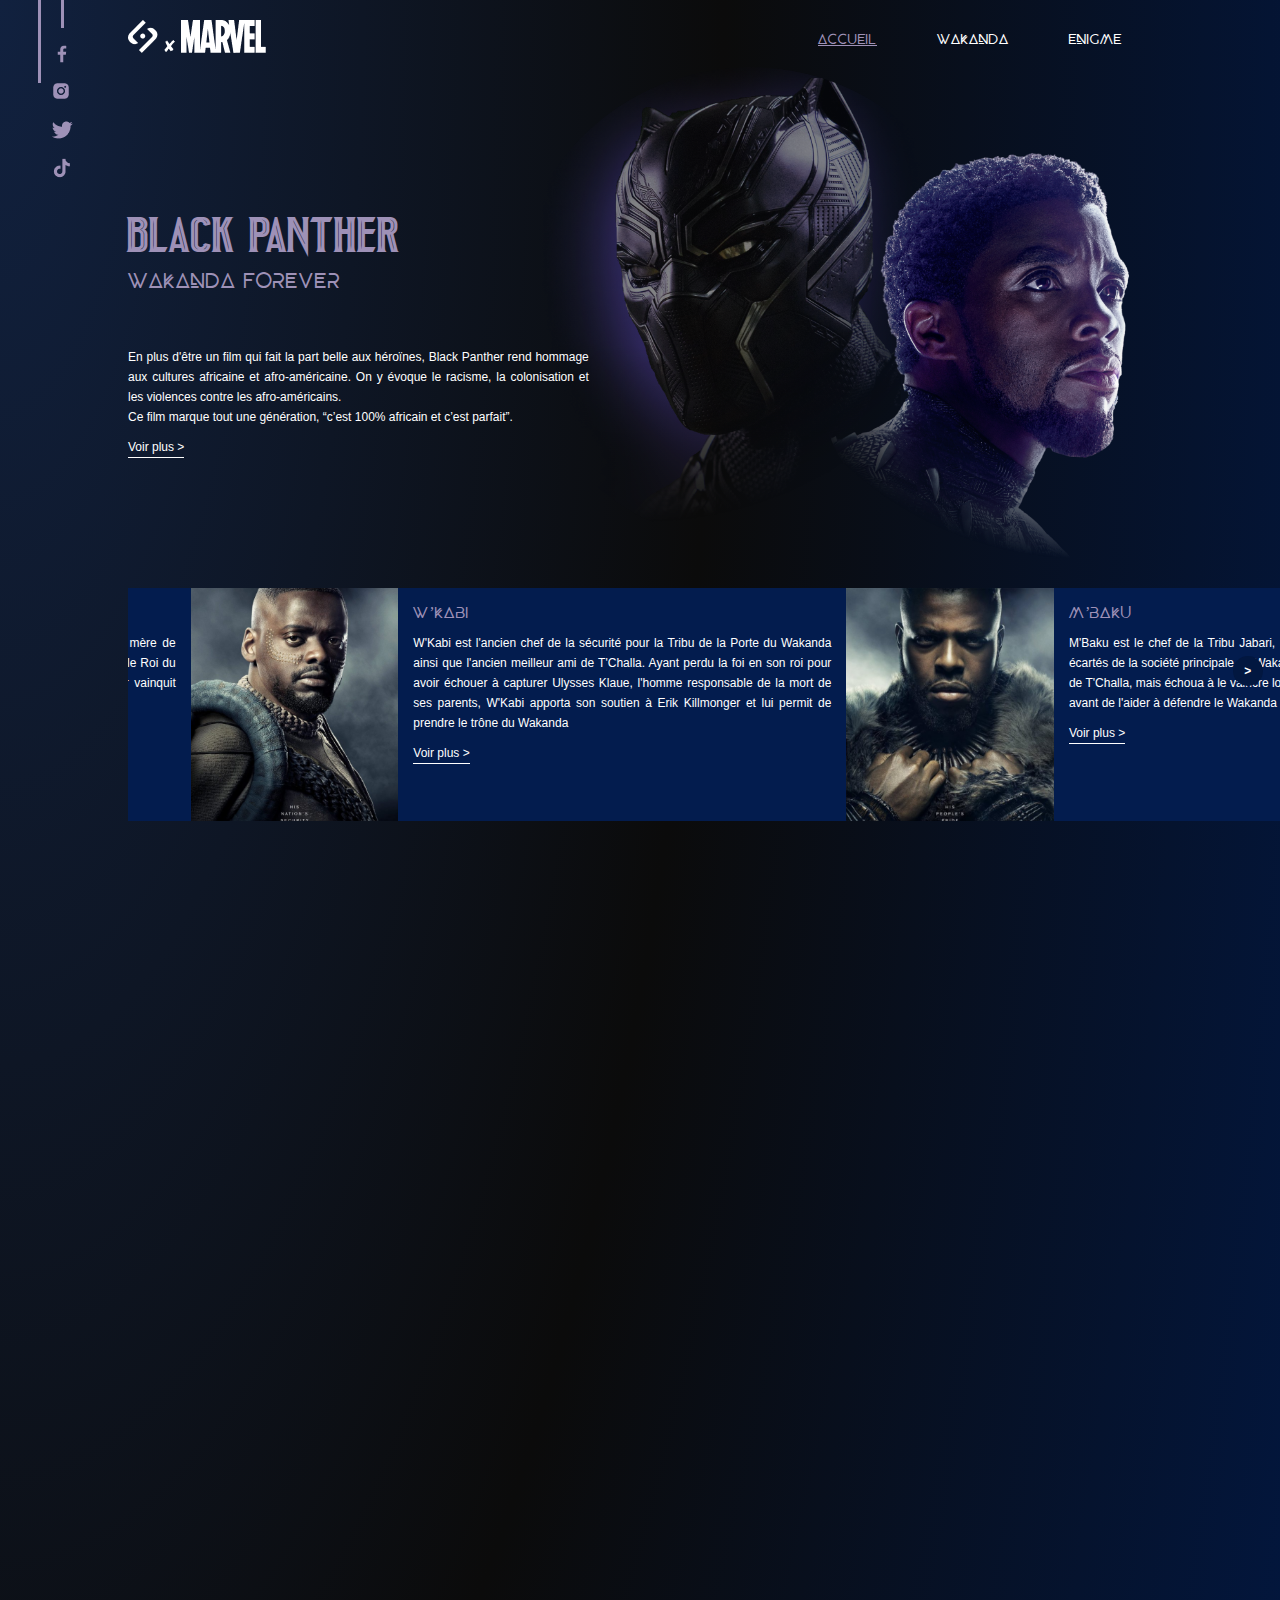
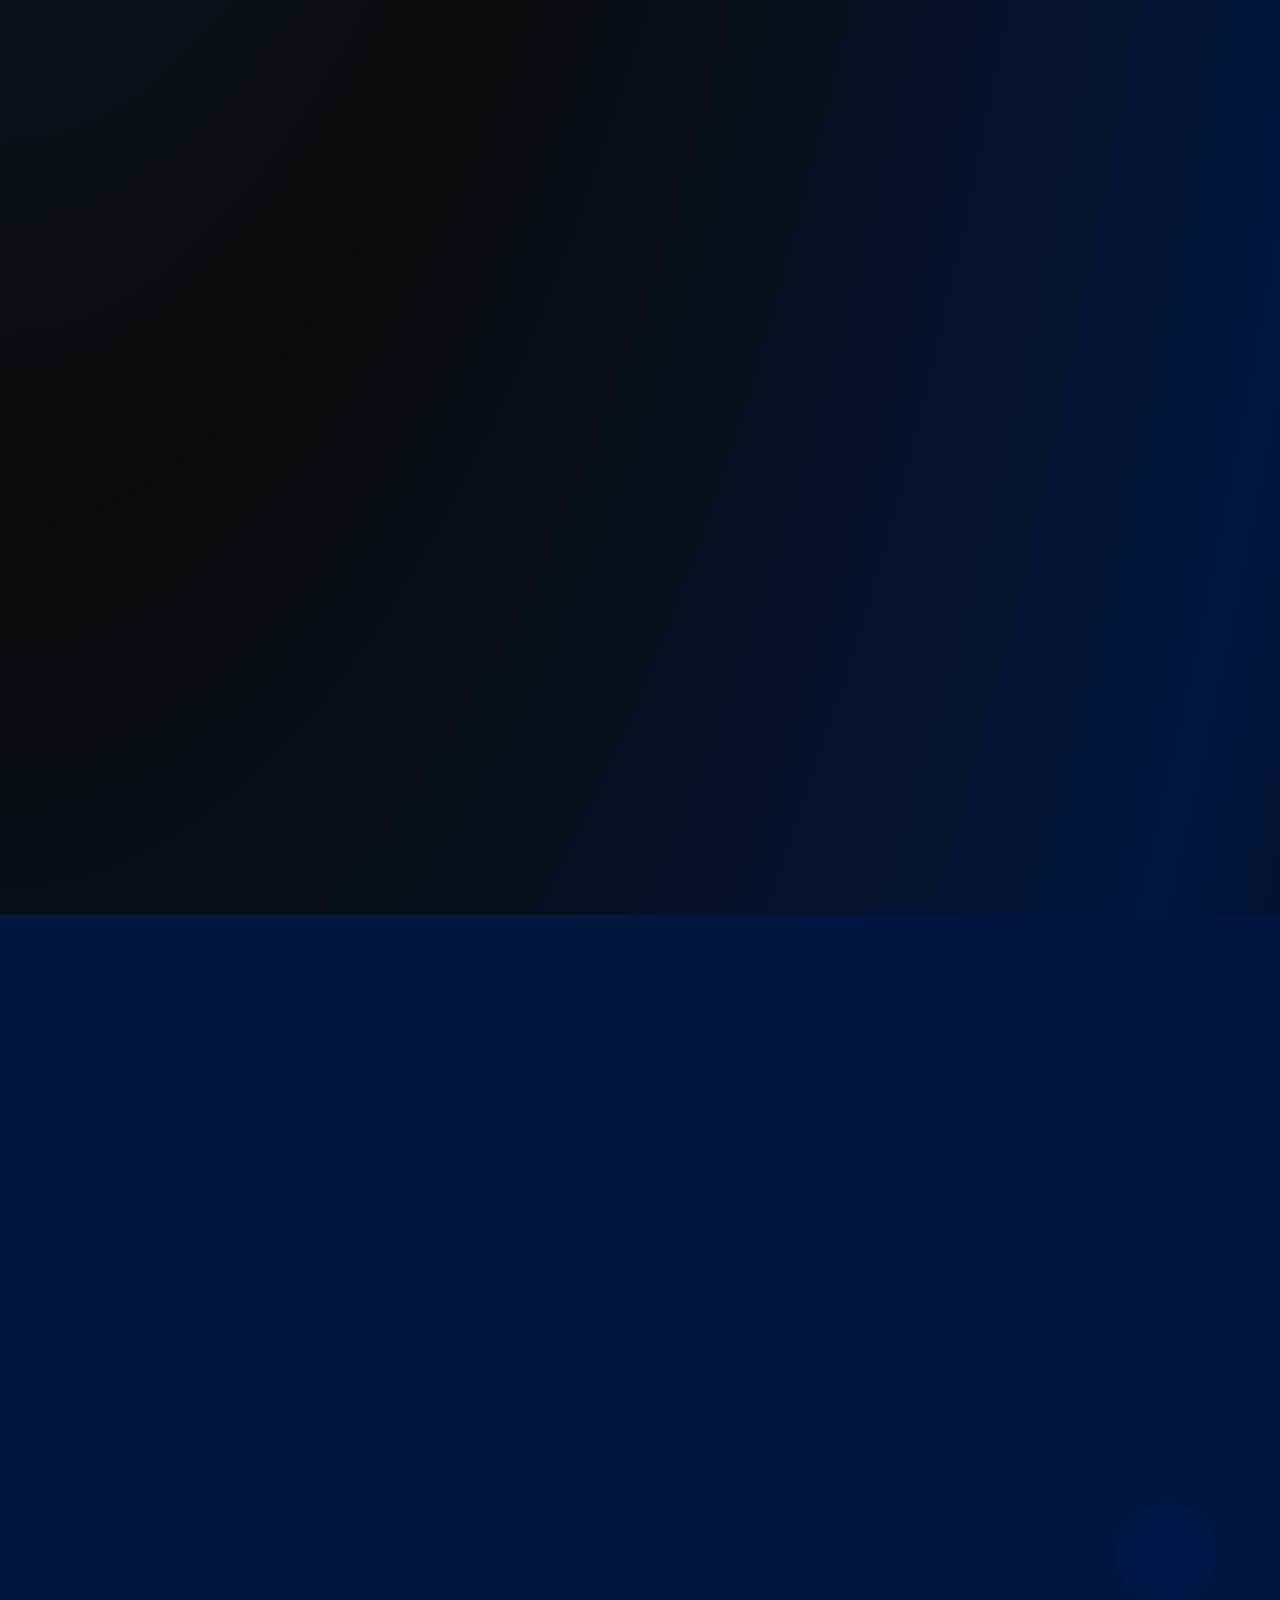
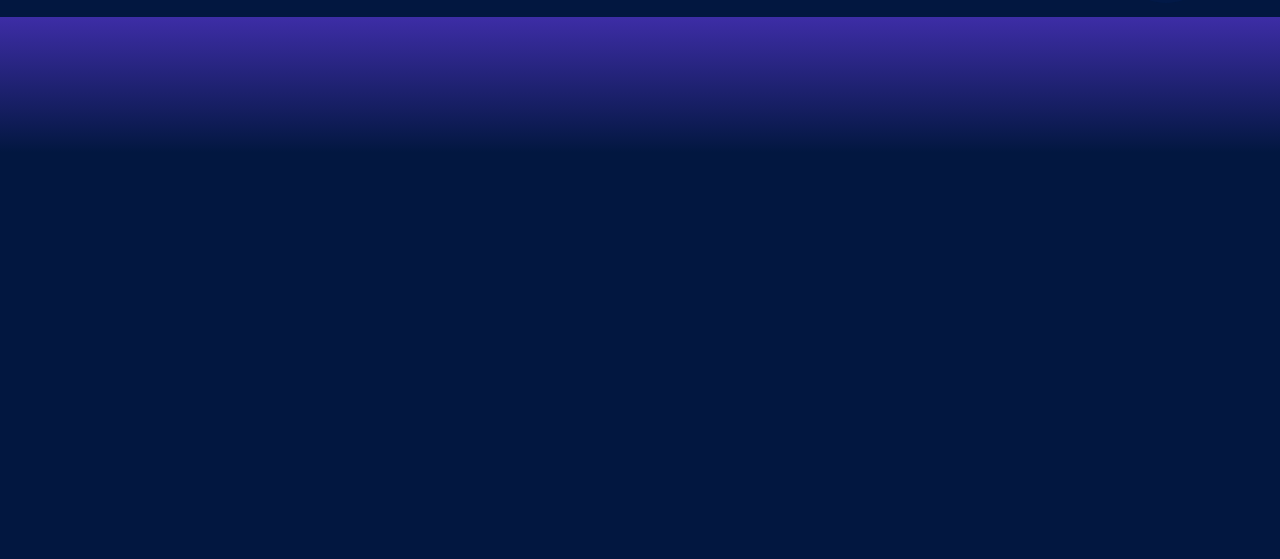
<file: index.html>
<!DOCTYPE html>
<html lang="fr">

<head>
    <meta charset="UTF-8">
    <meta http-equiv="X-UA-Compatible" content="IE=edge">
    <meta name="viewport" content="width=device-width, initial-scale=1.0">
    <title>BLACK PANTHER | Wakanda forever</title>
    <!-- Stylesheets -->
    <link rel="stylesheet" href="./assets/css/style.css">
    <link rel="stylesheet" href="./assets/css/responsive.css">
    <!-- javascript -->
    <script src="https://code.jquery.com/jquery-3.7.0.min.js"></script>
</head>

<body class="accueil">
    <!-- Reseau sociaux navigation fixe -->
    <div class="nav-social-fixed">
        <div class="line"></div>
        <div class="social">
            <div class="line"></div>
            <a href="http://www.marvel-cineverse.fr/pages/mcu/encyclopedie/personnages/black-panther.html"
                target="_blank" class="fb">
                <img src="./assets/images/all-pages/icon_facebook.png" alt="Facebook">
            </a>
            <a href="http://www.marvel-cineverse.fr/pages/mcu/encyclopedie/personnages/black-panther.html"
                target="_blank" class="ig">
                <img src="./assets/images/all-pages/icon_instagram.png" alt="Instagram">
            </a>
            <a href="http://www.marvel-cineverse.fr/pages/mcu/encyclopedie/personnages/black-panther.html"
                target="_blank" class="tw">
                <img src="./assets/images/all-pages/icon_twitter.png" alt="Twitter">
            </a>
            <a href="http://www.marvel-cineverse.fr/pages/mcu/encyclopedie/personnages/black-panther.html"
                target="_blank" class="tk">
                <img src="./assets/images/all-pages/icon_tiktok.png" alt="Tiktok">
            </a>
        </div>
    </div>
    <!-- Header du site -->
    <div class="header">
        <header id="top">
            <nav class="navbar">
                <a href="index.html" class="logo-top fade-slide">
                    <img src="./assets/images/all-pages/icon_SAYNA.png" alt="Sayna">
                    <img src="./assets/images/all-pages/icon_x.png" alt="">
                    <img src="./assets/images/all-pages/icon_MARVEL.png" alt="Marvel">
                </a>
                <ul class="menu-top fade-slide">
                    <li>
                        <a class="active" href="index.html">Accueil</a>
                    </li>
                    <li>
                        <a href="wakanda.html">WAKANDA</a>
                    </li>
                    <li>
                        <a href="enigme.html">ENIGME</a>
                    </li>
                </ul>
            </nav>
        </header>
        <!-- Hero banner -->
        <section class="hero-banner">
            <div class="container">
                <div class="text">
                    <div class="titre fade-slide">
                        <h1>BLACK PANTHER</h1>
                        <h2>WAKANDA FOREVER</h2>
                    </div>
                    <div class="texte fade-slide">
                        <p>En plus d'être un film qui fait la part belle aux héroïnes, Black Panther
                            rend
                            hommage aux cultures africaine et afro-américaine. On y évoque le racisme, la colonisation
                            et
                            les violences contre les afro-américains.<br>
                            Ce film marque tout une génération, “c’est 100% africain et c’est parfait”.</p>
                    </div>
                    <a href="#prince" class="btn-more fade-slide">Voir plus ></a>
                </div>
                <div class="illustration fade-slide">
                    <img src="./assets/images/accueil/Pantherhome1.png" alt="">
                </div>
            </div>
        </section>
    </div>
    <!-- Main du site -->
    <main>
        <!-- carousel -->
        <section class="slider fade-slide">
            <div class="slider-container">
                <div class="container">
                    <div class="items fade-slide">
                        <div class="thumbnail">
                            <img src="./assets/images/accueil/Pantherhome_slider_1.png" alt="">
                        </div>
                        <div class="text">
                            <h2>KILLMONGER</h2>
                            <p>La sauvagerie de N'Jadaka alors qu'il servait dans une
                                unité d'opérations noires de l'armée américaine lui a
                                valu le surnom de Killmonger. D’origine Wakandaise,
                                et se sentant abandoné par sa nation, il cherche à
                                détroner T’Challa dans une quête vers le pourvoir.</p>
                            <a href="#" class="btn-more">Voir plus ></a>
                        </div>
                    </div>
                    <div class="items fade-slide">
                        <div class="thumbnail">
                            <img src="./assets/images/accueil/Pantherhome_slider_2.png" alt="">
                        </div>
                        <div class="text">
                            <h2>OKOYE</h2>
                            <p>Okoye est le général des Dora Milaje (groupe d’élite de femmes guerrières) et le chef des
                                forces armées et des renseignements wakandais. Témoin du couronnement de T'Challa, elle
                                se
                                joint à lui dans de nombreuses aventures.</p>
                            <a href="#" class="btn-more">Voir plus ></a>
                        </div>
                    </div>
                    <div class="items fade-slide">
                        <div class="thumbnail">
                            <img src="./assets/images/accueil/Pantherhome_slider_3.png" alt="">
                        </div>
                        <div class="text">
                            <h2>SHURI</h2>
                            <p>Shuri est la Princesse du Wakanda, la fille de T'Chaka et
                                de Ramonda, la soeur de T'Challa et la leader du Groupe
                                de Design du Wakanda. Innovatrice, elle est chargée de
                                créer une grande partie de la technologie moderne du
                                Wakanda ainsi que les Habits de la Panthère..</p>
                            <a href="#" class="btn-more">Voir plus ></a>
                        </div>
                    </div>
                    <div class="items">
                        <div class="thumbnail zoom-img">
                            <img src="./assets/images/accueil/Pantherhome_slider_4.png" alt="">
                        </div>
                        <div class="text">
                            <h2>NAKIA</h2>
                            <p>Nakia est une membre des Chiens de Guerre et
                                l'amoureuse de T'Challa. Elle est souvent en mission à
                                travers le monde, assistant aux grandes détresses de
                                nombreux peuples et commence à croire avec force que
                                le Wakanda pourrait activement les aider.</p>
                            <a href="#" class="btn-more">Voir plus ></a>
                        </div>
                    </div>
                    <div class="items">
                        <div class="thumbnail">
                            <img src="./assets/images/accueil/Pantherhome_slider_5.png" alt="">
                        </div>
                        <div class="text">
                            <h2>RAMONDA</h2>
                            <p>Ramonda est la Reine Mère du Wakanda, épouse de
                                T'Chaka et mère de T'Challa et Shuri. Elle se tenait aux
                                côtés de son fils quand il devint le Roi du Wakanda, mais
                                fut forcée de partir en exil lorsque Erik Killmonger vainquit
                                T'Challa et prit le contrôle du trône.</p>
                            <a href="#" class="btn-more">Voir plus ></a>
                        </div>
                    </div>
                    <div class="items">
                        <div class="thumbnail">
                            <img src="./assets/images/accueil/Pantherhome_slider_6.png" alt="">
                        </div>
                        <div class="text">
                            <h2>W’kabi</h2>
                            <p>W'Kabi est l'ancien chef de la sécurité pour la Tribu de la Porte
                                du Wakanda ainsi que l'ancien meilleur ami de T'Challa. Ayant
                                perdu la foi en son roi pour avoir échouer à capturer Ulysses
                                Klaue, l'homme responsable de la mort de ses parents,
                                W'Kabi apporta son soutien à Erik Killmonger et lui permit de
                                prendre le trône du Wakanda</p>
                            <a href="#" class="btn-more">Voir plus ></a>
                        </div>
                    </div>
                    <div class="items">
                        <div class="thumbnail zoom-img">
                            <img src="./assets/images/accueil/Pantherhome_slider_7.png" alt="">
                        </div>
                        <div class="text">
                            <h2>m’baku</h2>
                            <p>M'Baku est le chef de la Tribu Jabari, un groupe de
                                Wakandais qui s'étaient écartés de la société principale
                                du Wakanda et un fervant opposant du pouvoir de
                                T'Challa, mais échoua à le vaincre lors de l'affrontement
                                rituel pour le trône, avant de l'aider à défendre le
                                Wakanda face à Erik Killmonger.</p>
                            <a href="#" class="btn-more">Voir plus ></a>
                        </div>
                    </div>
                    <div class="items">
                        <div class="thumbnail">
                            <img src="./assets/images/accueil/Pantherhome_slider_8.png" alt="">
                        </div>
                        <div class="text">
                            <h2>ZURI</h2>
                            <p>Zuri était un ancien membre des Chiens de Guerre et
                                un shaman Wakandais, loyal conseiller de son Roi.
                                Après avoir gardé les secrets de T'Chaka à propos de
                                sa gestion de la mort de N'Jobu dans le passé, Zuri
                                continua à soutenir le Roi du Wakanda alors que
                                T'Challa reprenait le trône.</p>
                            <a href="#" class="btn-more">Voir plus ></a>
                        </div>
                    </div>
                    <div class="items">
                        <div class="thumbnail">
                            <img src="./assets/images/accueil/Pantherhome_slider_9.png" alt="">
                        </div>
                        <div class="text">
                            <h2>EVERETT KENNETH ROSS</h2>
                            <p>L'Agent Everett Ross est un agent de la CIA et un ancien
                                Commissaire Exécutif à l'Antiterrorisme pour la Force
                                Conjointe Anti-Terroriste. Après avoir quitté la Force Conjointe
                                Anti-Terroriste, Ross fut chargé de traquer et neutraliser
                                Ulysses Klaue, ce qui plaça Ross sur le chemin de Black
                                Panther, qui cherchait à capturer de nouveau Klaue pour ses
                                crimes passés.</p>
                            <a href="#" class="btn-more">Voir plus ></a>
                        </div>
                    </div>
                    <div class="items">
                        <div class="thumbnail">
                            <img src="./assets/images/accueil/Pantherhome_slider_10.png" alt="">
                        </div>
                        <div class="text">
                            <h2>ULYSSE KLAUE</h2>
                            <p>Ulysses Klaue est un criminel international, gangster et vendeur
                                d'armes sur le marché noir. En 1992, il collabora avec N'Jobu afin
                                de voler une quantité importante de vibranium au Wakanda. Bien
                                qu'il soit parvenu à voler et à s'échapper avec un stock important, il
                                reçut une marque sur le cou de la part des Wakandais.</p>
                            <a href="#" class="btn-more">Voir plus ></a>
                        </div>
                    </div>
                </div>
                <div class="btn-next fade-slide">
                    <span class="next">></span>
                </div>
            </div>
        </section>
        <!-- Contenu principal -->
        <div class="content" id="about">
            <article class="text">
                <h2 id="prince" class="fade-slide">Naissance d’un prince</h2>
                <div class="fade-slide">
                    <p>T'Challa est né au Wakanda, un pays isolationniste situé en Afrique, du monarque régnant T'Chaka
                        et
                        de sa femme Ramonda. Il a finalement eu une soeur cadette nommée Shuri. S'entraînant toute sa
                        vie
                        pour prendre la place de son père en tant que prochain Black Panther, T'Challa est devenu un
                        homme
                        avec un esprit très actif et malgré tous les efforts de T'Chaka, une grande aversion pour la
                        politique. T'Challa est poli, respectueux et très attentionné envers</p>
                    <p>T'Challa est poli, respectueux et très attentionné envers les gens qu'il côtoie et qu'il
                        considère
                        comme ses amis. Il est démontré qu'il a un grand respect envers les autres, en particulier
                        envers
                        son père, T'Chaka. Il honore la tradition et les principes du Wakanda et est prêt à agir chaque
                        fois
                        que cela est nécessaire. À la mort de son père, il était disposé et prêt à prendre la place qui
                        lui
                        revenait en tant que roi du Wakanda. Bien qu'il ne semble pas privilégier les combats, il a très
                        vite tenté de venger la mort de son père. Combattant honorable, T'Challa respecte ses
                        adversaires et
                        est prêt à épargner la vie de ses ennemis. Cela étant dit, il n'est pas opposé à tuer ses
                        adversaires dans un combat et n'essaie pas toujours d'éviter les mesures mortelles de les
                        neutraliser.</p>
                    <p>« Toute ma vie, je l'ai regardé porter le costume. Il pouvait soulever un homme à une seule main
                        et
                        courir aussi vite qu'un zèbre. Puis il m'a dit qu'il était trop vieux pour continuer à endosser
                        le
                        rôle de Black Panther; il me l'a alors passé afin de simplement rester roi. <br>
                        – Il me disait qu'il ne pouvait plus rentrer dans le costume. »<br>
                        — T'Challa et Zuri</p>
                </div>

                <h2 class="fade-slide">un heros vengeur</h2>
                <div class="fade-slide">
                    <p>« La mort, dans notre culture, n'est pas la fin. Pour nous, c'est plutôt un point de départ. Le
                        défunt n'a qu'à tendre les
                        bras; et Bast et Sekhmet le guident jusqu'à l'entrée de la grande vallée où il résidera à tout
                        jamais.<br>

                        – C'est une vision très pacifique.<br>

                        – À l'image de mon père. Je ne suis pas mon père. »<br>

                        — T'Challa et Natasha Romanoff</p>
                    <p>Suite à la mort de son père dans l'attentat à la bombe orchestré par Helmut Zemo, terroriste
                        souhaitant la chute des
                        Avengers, T'Challa avait entrepris de tuer le Soldat de l'hiver, qui était largement considéré
                        (à
                        tort) comme responsable de
                        l'attaque. Au cours de sa tentative de trouver le Soldat de l'hiver, Black Panther avait rejoint
                        une
                        guerre civile entre les
                        Avengers, où il s'était rangé du côté d'Iron Man. T’Challa est alors animé par son désir de
                        vengeance de la mort de son père,
                        ce qu’il partage avec Iron Man, tous deux victimes de l’assassinat de leurs parents.</p>
                    <p>Cependant, Black Panther apprend finalement en capturant Zemo, que c’était lui le seul
                        responsable de
                        la mort de son
                        père, et que le Soldat de l’hiver n’était alors qu’une arme entre les mains de Zemo. Se rendant
                        compte de la supercherie
                        ainsi que de la voie sombre de la vengeance, T’Challa se promet de ne plus permettre aux désirs
                        de
                        vengeance de le
                        consumer à nouveau.</p>
                    <p>« Quelle est la meilleure façon de protéger le Wakanda ? Je dois devenir un grand roi baba, comme
                        tu
                        l'étais. <br>

                        – Tu devras lutter. Pour ça, il te faudra t'entourer de personnes de confiance. Tu es un homme
                        bon,
                        avec un grand
                        coeur. C'est difficile pour <br>
                        — T'Challa et T'Chaka</p>
                </div>
                <h2 class="fade-slide">un heros PROTECTEUR ET JUSTICIER</h2>
                <div class="fade-slide">
                    <p>« Tu as eu tort ! Vous avez tous eu tort ! Il ne fallait pas tourner le dos au reste du monde.
                        Nous
                        avons laissé la peur
                        d’être découverts nous empêcher de faire ce qui était juste. Non père, non je ne peux pas rester
                        ici
                        avec toi. Tant qu’il
                        sera sur le trône, je ne saurai trouver le repos. C’est un monstre et c’est nous qui l’avons
                        créé.
                        Il faut que je reprenne
                        le pouvoir, il le faut ! Il faut que je corrige ces injustices. » <br>
                        — T'Challa à T'Chaka</p>
                    <p>Il y a des siècles, alors que cinq tribus africaines se disputaient une météorite composée de
                        vibranium métallique
                        extraterrestre, un chaman guerrier Bashenga, guidé par la déesse panthère Bast, ingère une herbe
                        en
                        forme de coeur
                        affectée par le métal et acquiert des capacités surhumaines. Devenu le premier "Black Panther",
                        il
                        unit toutes les tribus sauf
                        la tribu des Jabari, et forme la nation du Wakanda. Au fil du temps, les Wakandains utilisent le
                        vibranium pour développer
                        une technologie de pointe tout en s'isolant du reste du monde et en se faisant passer pour un
                        pays
                        du tiers monde.</p>
                    <p>Après les événements qui se sont déroulés dans "Captain America : Civil War", T'Challa revient
                        chez
                        lui prendre sa place sur
                        le trône du Wakanda, une nation africaine technologiquement très avancée. Néanmoins, T’Challa se
                        retrouve rapidement
                        mis au défi pour obtenir le trône. Une fois couronné il espère accomplir une tâche que son père
                        n’aura pas pu mener à son
                        terme : capturer Ulysse Klaw un voleur qui a volé du vibranium. Cette traque l’amènera à faire
                        équipe avec l’agent de la CIA
                        Everett Ross et les membres de la Dora Milaje, les forces spéciales du Wakanda. Il découvira
                        également un secret enfoui
                        sur sa famille qui lui fera prendre conscience de la nécessité de s’ouvrir au monde exterieur
                        afin
                        de ne pas répeter les erreurs de son père.
                    </p>
                </div>
            </article>
            <aside class="sidebar">
                <div class="card fade-slide">
                    <div class="thumbnail fade-slide">
                        <img class="zoom-img" src="./assets/images/accueil/Pantherhome5.png" alt="">
                    </div>
                    <div class="text fade-slide">
                        <h2 class="fade-slide">T’Challa</h2>
                        <div class="tchalla fade-slide">
                            <p class="btn">Black Panther</p>
                            <p class="btn">Roi du Wakanda</p>
                            <p class="btn">En vie</p>
                        </div>
                        <div class="fade-slide">
                            <p>Acteur : <span class="gras">Chadwick Boseman</span></p>
                            <p>Apparition : <span class="gras">Captain America Civil War (2016)</span></p>
                            <p>Éspèce : <span class="gras">humain</span></p>
                            <p>Nationalité : <span class="gras"></span>Wakandais</p>
                            <p>Sexe : <span class="gras">Homme</span></p>
                            <p>Décès : <span class="gras">31 mai 2018 (victime du Snap ; ressuscité par Hulk en 2023)
                                    (2016)</span></p>
                            <p>Réalité : <span class="gras">Terre-199999</span></p>
                        </div>
                    </div>
                </div>
                <div class="thumbnail fade-slide">
                    <img class="zoom-img" src="./assets/images/accueil/Pantherhome6.png" alt="">
                </div>
            </aside>
        </div>
        <!-- Formulaire de contact -->
        <section class="contact">
            <div class="contact-form fade-slide">
                <p class="fade-slide">Besoin de l’intervention du Wakanda ?</p>
                <h2 class="fade-slide">Contactez nous !</h2>
                <form action="">
                    <input class="fade-slide" type="text" name="nom" placeholder="Nom">
                    <input class="fade-slide" type="email" name="mail" placeholder="Email">
                    <textarea class="fade-slide" name="message">Message</textarea>
                    <div class="fade-slide">
                        <button id="submit" type="submit">Envoyer</button>
                    </div>
                </form>
            </div>
            <!-- Popup HTML -->
            <div class="popup" id="popup">
            </div>
            <div class="popup-content" id="popup-content">
                <span class="close-btn close-popup">&times;</span>
                <h2>Message bien recu</h2>
                <p>Merci pour votre message! Nous vous repondrons dans le plus bref délai</p>
            </div>
        </section>
    </main>
    <footer id="bottom">
        <div class="container">
            <div class="logo-bottom">
                <a href="index.html" class="sayna-marvel">
                    <img class="fade-slide" src="./assets/images/all-pages/icon_SAYNA.png" alt="icon SAYNA">
                    <img class="fade-slide" src="./assets/images/all-pages/icon_x.png" alt="">
                    <img class="fade-slide" src="./assets/images/all-pages/icon_MARVEL.png" alt="icon MARVEL">
                </a>
                <div class="bg-logo fade-slide">
                    <img src="./assets/images/all-pages/footer1.png" alt="">
                </div>
            </div>
            <div class="text">
                <div class="navbottom">
                    <div class="pages">
                        <h2 class="fade-slide">Pages</h2>
                        <ul class="menu-bottom">
                            <li class="fade-slide">
                                <a href="index.html#about">À propos</a>
                            </li>
                            <li class="fade-slide">
                                <a href="wakanda.html">Wakanda</a>
                            </li>
                        </ul>
                    </div>
                    <div class="media">
                        <h2 class="fade-slide">Retrouvez nous</h2>
                        <div class="social">
                            <a href="http://www.marvel-cineverse.fr/pages/mcu/encyclopedie/personnages/black-panther.html"
                                target="_blank" class="btn fb">
                                <img class="fade-slide" src="./assets/images/all-pages/footer3.png" alt="facebook">
                            </a>
                            <a href="http://www.marvel-cineverse.fr/pages/mcu/encyclopedie/personnages/black-panther.html"
                                target="_blank" class="btn ig">
                                <img class="fade-slide" src="./assets/images/all-pages/footer4.png" alt="">
                            </a>
                            <a href="http://www.marvel-cineverse.fr/pages/mcu/encyclopedie/personnages/black-panther.html"
                                target="_blank" class="btn tw">
                                <img class="fade-slide" src="./assets/images/all-pages/footer5.png" alt="">
                            </a>
                            <a href="http://www.marvel-cineverse.fr/pages/mcu/encyclopedie/personnages/black-panther.html"
                                target="_blank" class="btn tk">
                                <img class="fade-slide" src="./assets/images/all-pages/footer6.png" alt="">
                            </a>
                        </div>
                    </div>
                </div>
                <div class="credit">
                    <p>
                        <span class="fade-slide">2022 Tous droits réservés</span>
                        <span class="rond fade-slide"></span>
                        <span class="fade-slide"><a href="#">Politique de confidentialité</a></span>
                        <span class="rond fade-slide"></span>
                        <span class="fade-slide"><a href="#"></a>Conditions d’utilisation</a></span>
                    </p>
                </div>
            </div>
        </div>
    </footer>
    <script src="./assets/js/script.js"></script>
</body>

</html>
</file>
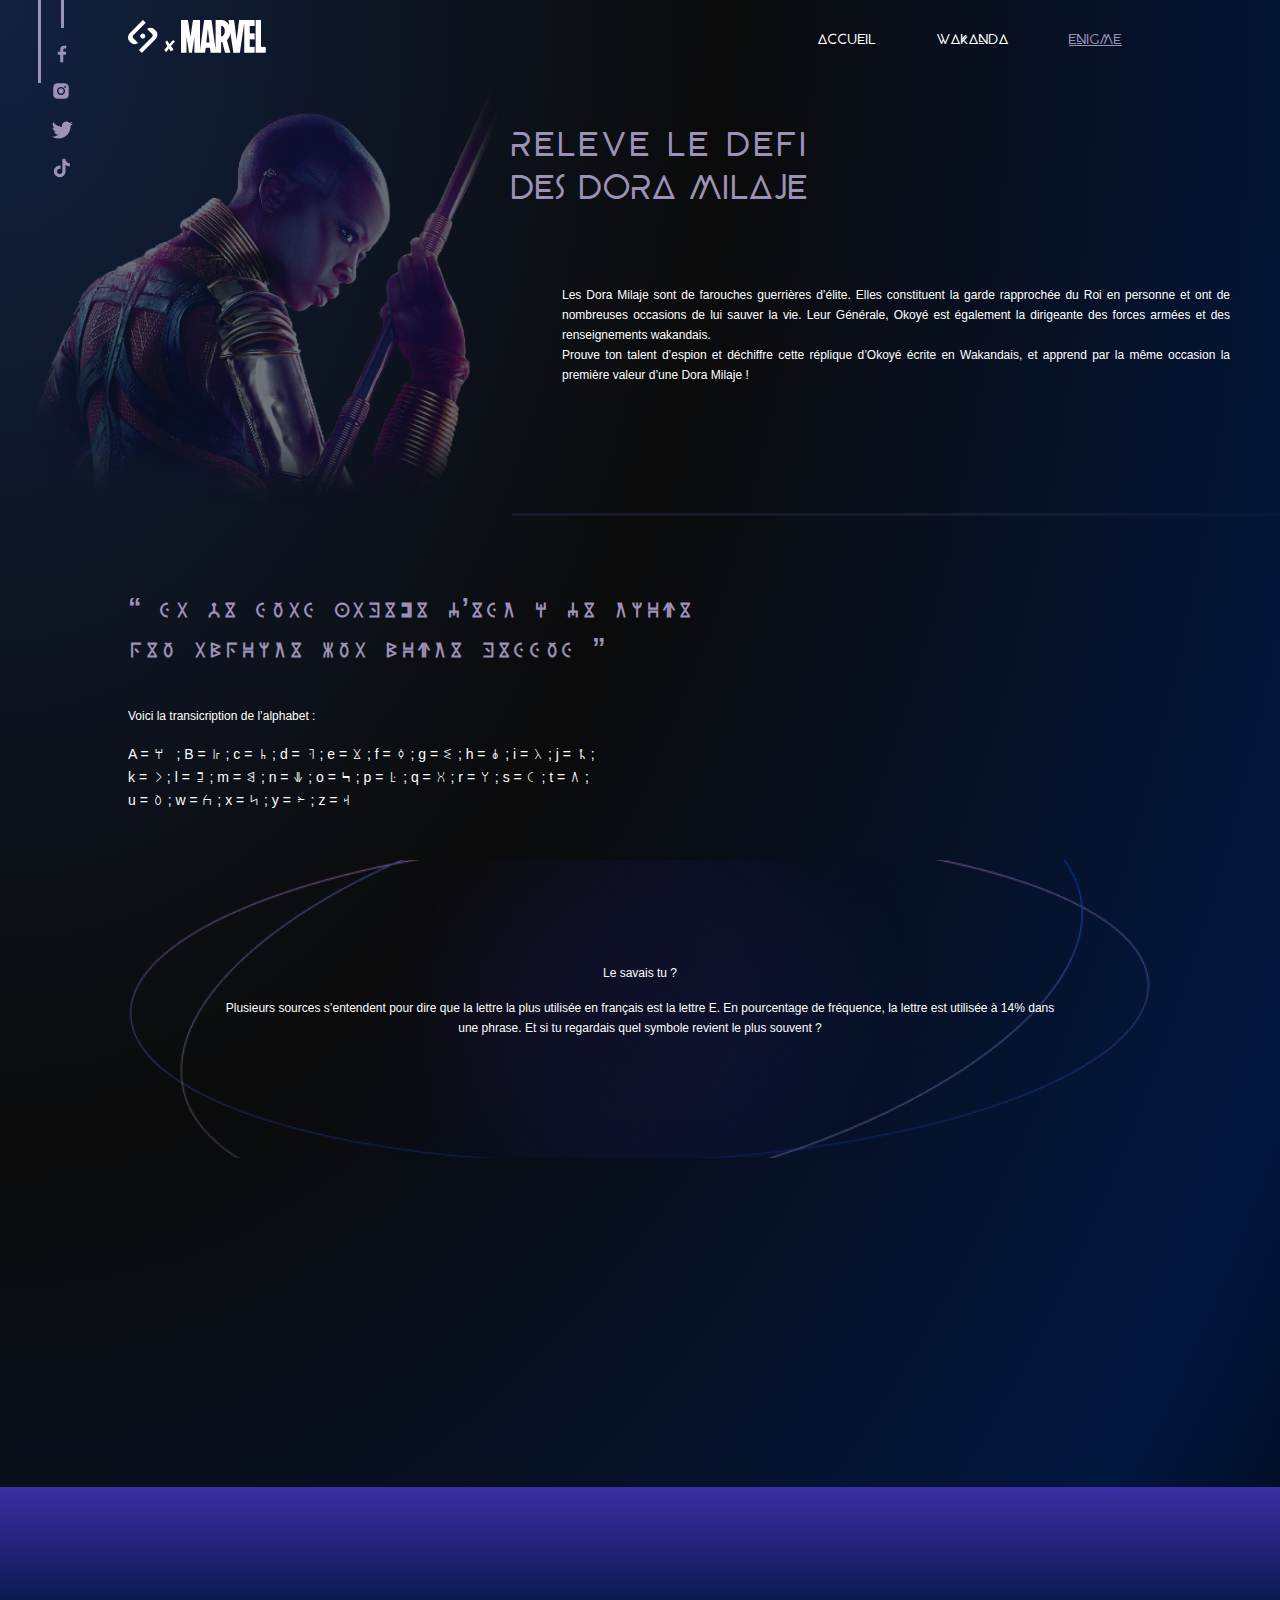
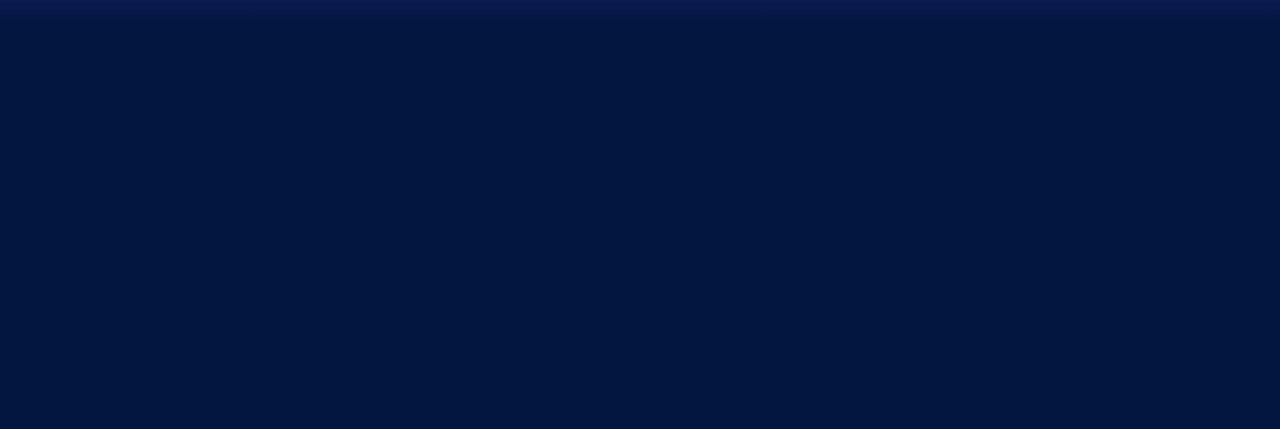
<file: enigme.html>
<!DOCTYPE html>
<html lang="fr">

<head>
    <meta charset="UTF-8">
    <meta http-equiv="X-UA-Compatible" content="IE=edge">
    <meta name="viewport" content="width=device-width, initial-scale=1.0">
    <title>BLACK PANTHER | Wakanda forever</title>
    <!-- Stylesheets -->
    <link rel="stylesheet" href="./assets/css/style.css">
    <link rel="stylesheet" href="./assets/css/responsive.css">
    <!-- javascript -->
    <script src="https://code.jquery.com/jquery-3.7.0.min.js"></script>
</head>

<body class="enigme-page">
    <!-- Reseau sociaux navigation fixe -->
    <div class="nav-social-fixed">
        <div class="line"></div>
        <div class="social">
            <div class="line"></div>
            <a href="http://www.marvel-cineverse.fr/pages/mcu/encyclopedie/personnages/black-panther.html"
                target="_blank" class="fb">
                <img src="./assets/images/all-pages/icon_facebook.png" alt="Facebook">
            </a>
            <a href="http://www.marvel-cineverse.fr/pages/mcu/encyclopedie/personnages/black-panther.html"
                target="_blank" class="ig">
                <img src="./assets/images/all-pages/icon_instagram.png" alt="Instagram">
            </a>
            <a href="http://www.marvel-cineverse.fr/pages/mcu/encyclopedie/personnages/black-panther.html"
                target="_blank" class="tw">
                <img src="./assets/images/all-pages/icon_twitter.png" alt="Twitter">
            </a>
            <a href="http://www.marvel-cineverse.fr/pages/mcu/encyclopedie/personnages/black-panther.html"
                target="_blank" class="tk">
                <img src="./assets/images/all-pages/icon_tiktok.png" alt="Tiktok">
            </a>
        </div>
    </div>
    <!-- Header du site -->
    <header id="top">
        <nav class="navbar">
            <a href="index.html" class="logo-top  fade-slide">
                <img src="./assets/images/all-pages/icon_SAYNA.png" alt="Sayna">
                <img src="./assets/images/all-pages/icon_x.png" alt="">
                <img src="./assets/images/all-pages/icon_MARVEL.png" alt="Marvel">
            </a>
            <ul class="menu-top  fade-slide">
                <li>
                    <a href="index.html">Accueil</a>
                </li>
                <li>
                    <a href="wakanda.html">WAKANDA</a>
                </li>
                <li>
                    <a class="active" href="enigme.html">ENIGME</a>
                </li>
            </ul>
        </nav>
    </header>

    <!-- Main du site -->
    <main>
        <!-- Hero banner -->
        <section class="hero-banner">
            <div class="container">
                <div class="illustration fade-slide">
                    <img src="./assets/images/enigme/Pantherenigme1.png" alt="">
                </div>
                <div class="text">
                    <div class="titre fade-slide">
                        <h1><span class="letter-space">Releve le defi</span><br>des dora milaje</h1>
                        <h2></h2>
                    </div>
                    <p class="fade-slide">Les Dora Milaje sont de farouches guerrières d’élite. Elles constituent la garde
                        rapprochée du Roi en personne et ont de nombreuses occasions de lui sauver la
                        vie. Leur Générale, Okoyé est également la dirigeante des forces armées et des
                        renseignements wakandais. <br>
                        Prouve ton talent d’espion et déchiffre cette réplique d’Okoyé écrite en Wakandais,
                        et apprend par la même occasion la première valeur d’une Dora Milaje !</p>
                </div>
            </div>
        </section>
        <!-- Contenu principal -->
        <section class="enigme fade-slide">
            <h2>“ SI JE SUIS FIDELE C’EST A CE TRONE <br>PEU IMPORTE QUI MONTE DESSUS ”</h2>
        </section>
        <section class="transcription fade-slide">
            <div class="colonne fade-slide">
                <p class="title">Voici la transicription de l’alphabet :</p>
                <p class="alpha">A = <span class="transcri">A </span> ; B = <span class="transcri">b</span> ; c = <span
                        class="transcri">c</span> ; d = <span class="transcri">d</span> ; e = <span
                        class="transcri">e</span> ; f = <span class="transcri">f</span> ; g = <span
                        class="transcri">g</span> ; h = <span class="transcri">h</span> ; i = <span
                        class="transcri">i</span> ; j = <span class="transcri">j</span> ;<br>
                    k = <span class="transcri">k</span> ; l = <span class="transcri">l</span> ; m = <span
                        class="transcri">m</span> ; n = <span class="transcri">n</span> ; o = <span
                        class="transcri">o</span> ; p = <span class="transcri">p</span> ; q = <span
                        class="transcri">q</span> ; r = <span class="transcri">r</span> ; s = <span
                        class="transcri">s</span> ; t = <span class="transcri">t</span> ;<br>
                    u = <span class="transcri">u</span> ; w = <span class="transcri">w</span> ; x = <span
                        class="transcri">x</span> ; y = <span class="transcri">y</span> ; z = <span
                        class="transcri">z</span></p>
            </div>
            <div class="colonne question fade-slide">
                <p class="title">Le savais tu ?</p>
                <p>Plusieurs sources s’entendent pour dire que la lettre la plus utilisée en français est
                    la lettre E. En pourcentage de fréquence, la lettre est utilisée à 14% dans une
                    phrase. Et si tu regardais quel symbole revient le plus souvent ?</p>
            </div>
        </section>
        <section class="reponse fade-slide">
            <p class="title">Alors, as tu la réponse ?</p>
            <form action="">
                <textarea name="" id="" cols="30" rows="10">Réponse</textarea>
                <button type="submit"><a href="#popup" class="btn">Envoyer</a></button>
            </form>
        </section>
        <div id="popup" class="popup">
            <a href="#" class="close">&times;</a>
            <h2>Reponse bien recu</h2>
            <p>Merci pour votre participation</p>
        </div>
        <a href="#" class="close-popup"></a>
    </main>
    <footer id="bottom">
        <div class="container">
            <div class="logo-bottom">
                <a href="index.html" class="sayna-marvel">
                    <img class="fade-slide" src="./assets/images/all-pages/icon_SAYNA.png" alt="icon SAYNA">
                    <img class="fade-slide" src="./assets/images/all-pages/icon_x.png" alt="">
                    <img class="fade-slide" src="./assets/images/all-pages/icon_MARVEL.png" alt="icon MARVEL">
                </a>
                <div class="bg-logo fade-slide">
                    <img src="./assets/images/all-pages/footer1.png" alt="">
                </div>
            </div>
            <div class="text">
                <div class="navbottom">
                    <div class="pages">
                        <h2 class="fade-slide">Pages</h2>
                        <ul class="menu-bottom">
                            <li class="fade-slide">
                                <a href="index.html#about">À propos</a>
                            </li>
                            <li class="fade-slide">
                                <a href="wakanda.html">Wakanda</a>
                            </li>
                        </ul>
                    </div>
                    <div class="media">
                        <h2 class="fade-slide">Retrouvez nous</h2>
                        <div class="social">
                            <a href="http://www.marvel-cineverse.fr/pages/mcu/encyclopedie/personnages/black-panther.html"
                                target="_blank" class="btn fb">
                                <img class="fade-slide" src="./assets/images/all-pages/footer3.png" alt="facebook">
                            </a>
                            <a href="http://www.marvel-cineverse.fr/pages/mcu/encyclopedie/personnages/black-panther.html"
                                target="_blank" class="btn ig">
                                <img class="fade-slide" src="./assets/images/all-pages/footer4.png" alt="">
                            </a>
                            <a href="http://www.marvel-cineverse.fr/pages/mcu/encyclopedie/personnages/black-panther.html"
                                target="_blank" class="btn tw">
                                <img class="fade-slide" src="./assets/images/all-pages/footer5.png" alt="">
                            </a>
                            <a href="http://www.marvel-cineverse.fr/pages/mcu/encyclopedie/personnages/black-panther.html"
                                target="_blank" class="btn tk">
                                <img class="fade-slide" src="./assets/images/all-pages/footer6.png" alt="">
                            </a>
                        </div>
                    </div>
                </div>
                <div class="credit">
                    <p>
                        <span class="fade-slide">2022 Tous droits réservés</span>
                        <span class="rond fade-slide"></span>
                        <span class="fade-slide"><a href="#">Politique de confidentialité</a></span>
                        <span class="rond fade-slide"></span>
                        <span class="fade-slide"><a href="#"></a>Conditions d’utilisation</a></span>
                    </p>
                </div>
            </div>
        </div>
    </footer>
    <script src="./assets/js/script.js"></script>
</body>

</html>
</file>
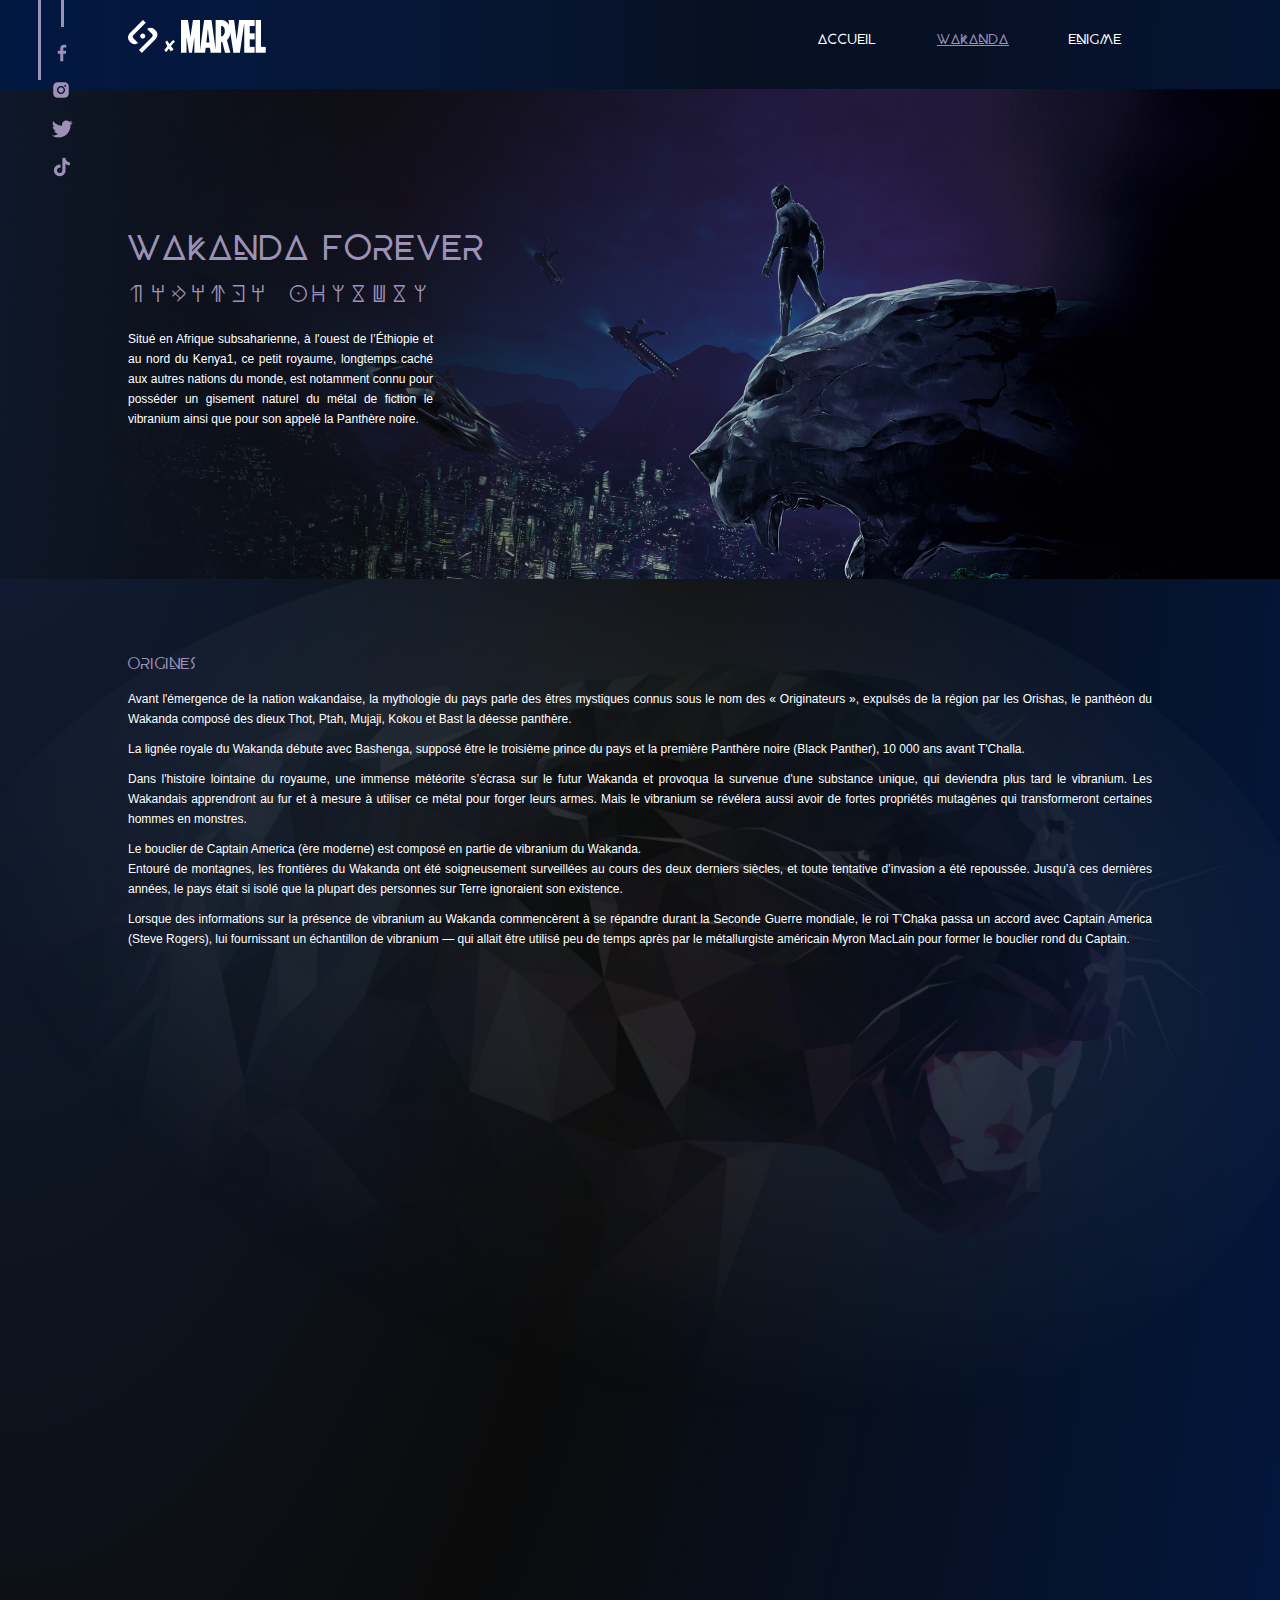
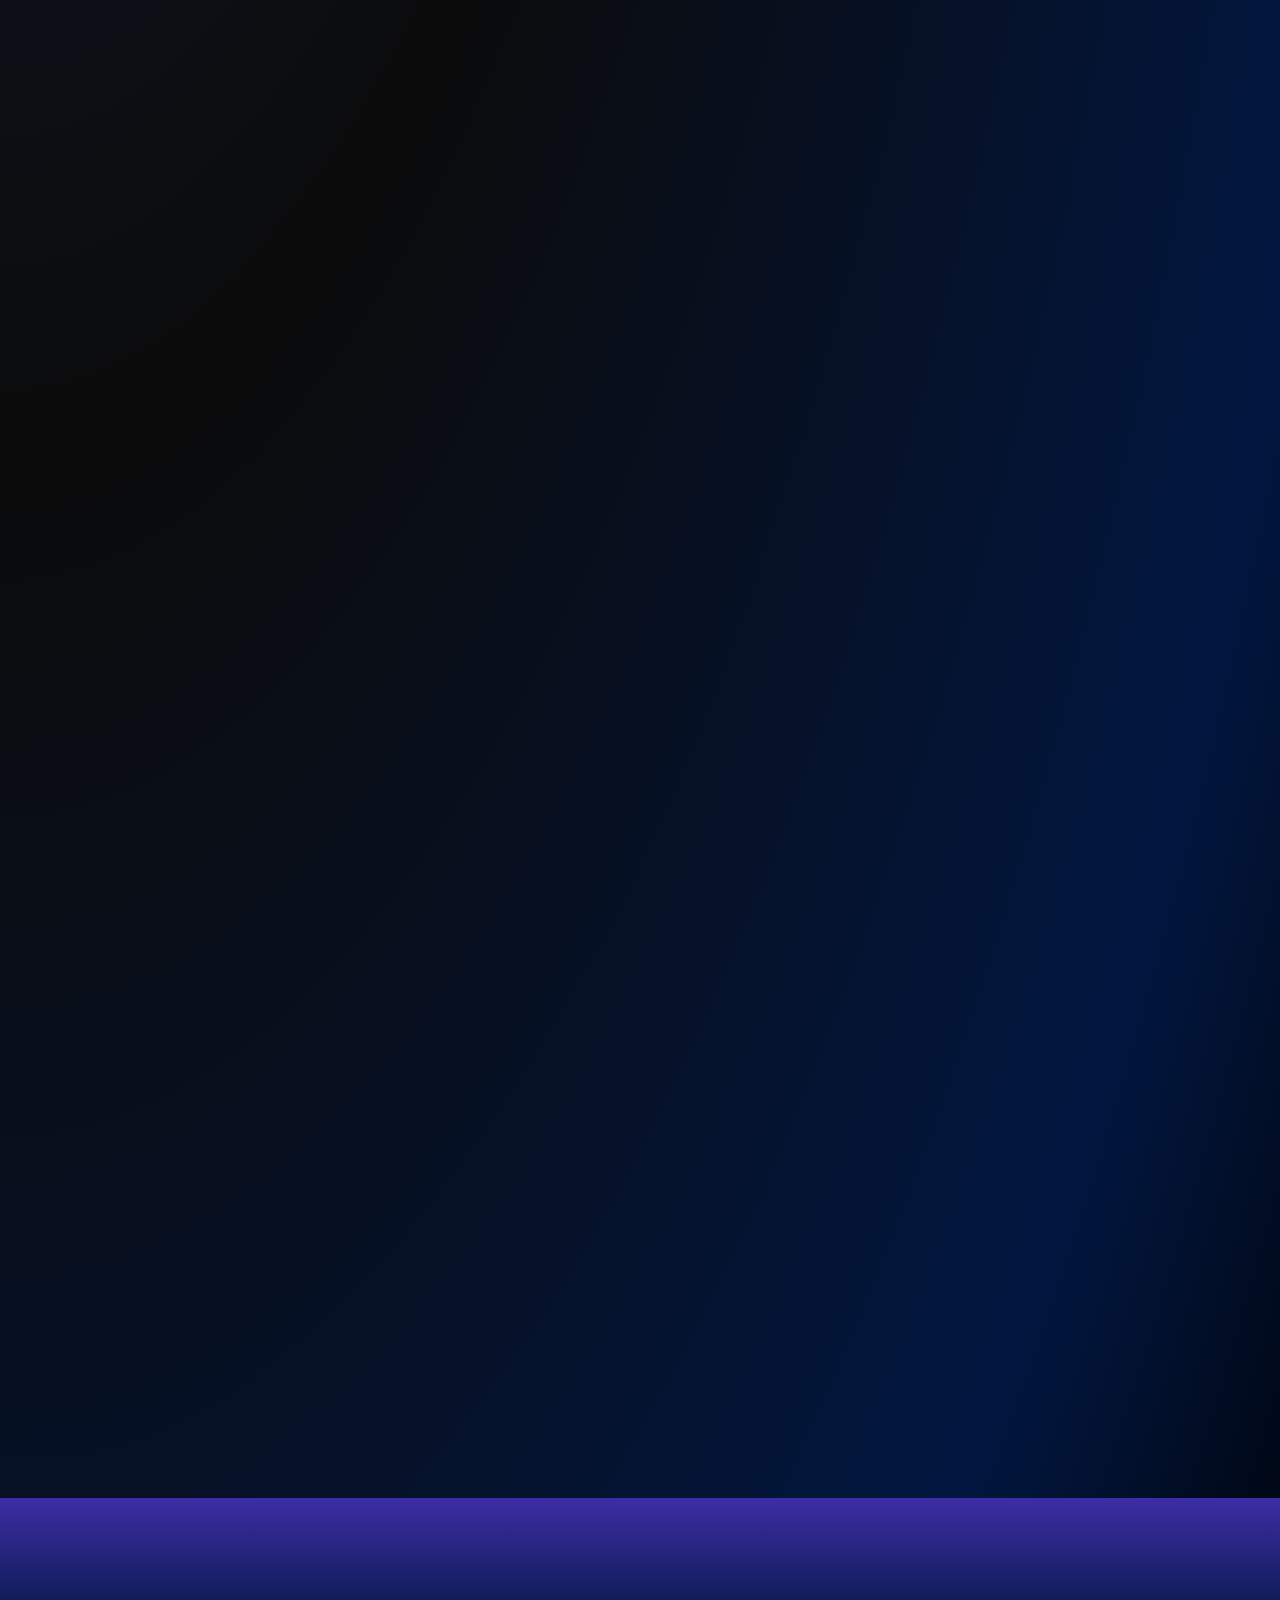
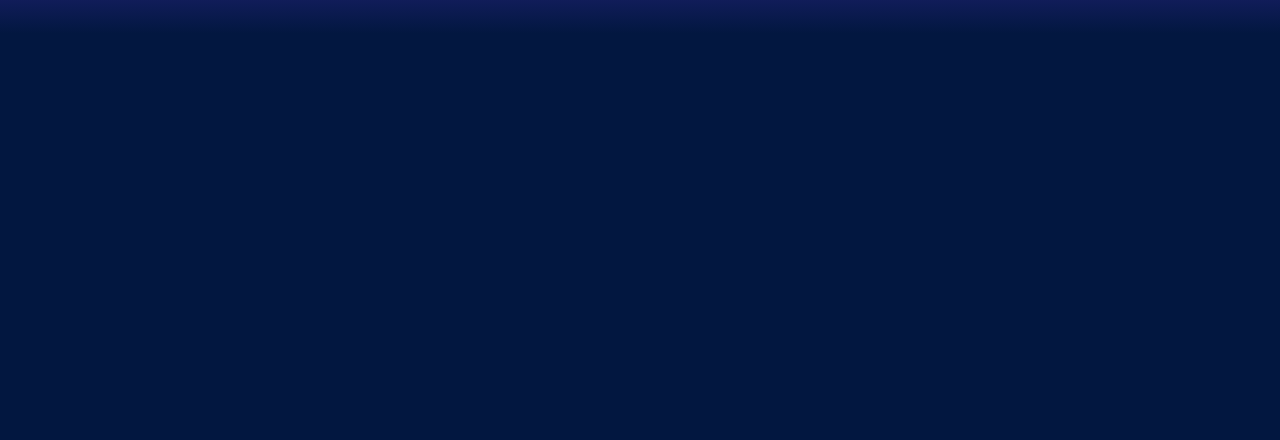
<file: wakanda.html>
<!DOCTYPE html>
<html lang="fr">

<head>
    <meta charset="UTF-8">
    <meta http-equiv="X-UA-Compatible" content="IE=edge">
    <meta name="viewport" content="width=device-width, initial-scale=1.0">
    <title>BLACK PANTHER | Wakanda forever</title>
    <!-- Stylesheets -->
    <link rel="stylesheet" href="./assets/css/style.css">
    <link rel="stylesheet" href="./assets/css/responsive.css">
    <!-- javascript -->
    <script src="https://code.jquery.com/jquery-3.7.0.min.js"></script>
</head>

<body class="wakanda">
    <!-- Reseau sociaux navigation fixe -->
    <div class="nav-social-fixed">
        <div class="line"></div>
        <div class="social">
            <div class="line"></div>
            <a href="http://www.marvel-cineverse.fr/pages/mcu/encyclopedie/personnages/black-panther.html"
                target="_blank" class="fb">
                <img src="./assets/images/all-pages/icon_facebook.png" alt="Facebook">
            </a>
            <a href="http://www.marvel-cineverse.fr/pages/mcu/encyclopedie/personnages/black-panther.html"
                target="_blank" class="ig">
                <img src="./assets/images/all-pages/icon_instagram.png" alt="Instagram">
            </a>
            <a href="http://www.marvel-cineverse.fr/pages/mcu/encyclopedie/personnages/black-panther.html"
                target="_blank" class="tw">
                <img src="./assets/images/all-pages/icon_twitter.png" alt="Twitter">
            </a>
            <a href="http://www.marvel-cineverse.fr/pages/mcu/encyclopedie/personnages/black-panther.html"
                target="_blank" class="tk">
                <img src="./assets/images/all-pages/icon_tiktok.png" alt="Tiktok">
            </a>
        </div>
    </div>
    <!-- Header du site -->
    <header id="top">
        <nav class="navbar">
            <a href="index.html" class="logo-top fade-slide">
                <img src="./assets/images/all-pages/icon_SAYNA.png" alt="Sayna">
                <img src="./assets/images/all-pages/icon_x.png" alt="">
                <img src="./assets/images/all-pages/icon_MARVEL.png" alt="Marvel">
            </a>
            <ul class="menu-top fade-slide">
                <li>
                    <a href="index.html">Accueil</a>
                </li>
                <li>
                    <a class="active" href="wakanda.html">WAKANDA</a>
                </li>
                <li>
                    <a href="enigme.html">ENIGME</a>
                </li>
            </ul>
        </nav>
    </header>

    <!-- Main du site -->
    <main>
        <!-- Hero banner -->
        <section class="hero-banner">
            <div class="text">
                <div class="titre fade-slide">
                    <h1>WAKANDA FOREVER</h1>
                    <h2>WAKANDA FOREVER</h2>
                </div>
                <p class="fade-slide">Situé en Afrique subsaharienne, à l'ouest de l’Éthiopie et au nord du Kenya1, ce
                    petit royaume,
                    longtemps caché aux autres nations du monde, est notamment connu pour posséder un gisement naturel
                    du métal de fiction le vibranium ainsi que pour son appelé la Panthère noire.
                </p>
            </div>
        </section>
        <!-- Contenu principal -->
        <article class="text">
            <section class="content">
                <div class="colonne fade-slide">
                    <h2 class="fade-slide">Origines</h2>
                    <div class="fade-slide">
                        <p> Avant l'émergence de la nation wakandaise, la mythologie du pays parle des êtres mystiques
                            connus sous
                            le nom des « Originateurs », expulsés de la région par les Orishas, le panthéon du Wakanda
                            composé des
                            dieux Thot, Ptah, Mujaji, Kokou et Bast la déesse panthère.</p>
                        <p>La lignée royale du Wakanda débute avec Bashenga, supposé être le troisième prince du pays et
                            la
                            première Panthère noire (Black Panther), 10 000 ans avant T'Challa.</p>
                        <p>Dans l'histoire lointaine du royaume, une immense météorite s’écrasa sur le futur Wakanda et
                            provoqua
                            la survenue d'une substance unique, qui deviendra plus tard le vibranium. Les Wakandais
                            apprendront au
                            fur et à mesure à utiliser ce métal pour forger leurs armes. Mais le vibranium se révélera
                            aussi
                            avoir de
                            fortes propriétés mutagènes qui transformeront certaines hommes en monstres.</p>
                        <p>Le bouclier de Captain America (ère moderne) est composé en partie de vibranium du Wakanda.
                            <br>
                            Entouré de montagnes, les frontières du Wakanda ont été soigneusement surveillées au cours
                            des
                            deux
                            derniers siècles, et toute tentative d’invasion a été repoussée. Jusqu’à ces dernières
                            années,
                            le pays était si
                            isolé que la plupart des personnes sur Terre ignoraient son existence.</p>
                        <p>Lorsque des informations sur la présence de vibranium au Wakanda commencèrent à se répandre
                            durant
                            la Seconde Guerre mondiale, le roi T’Chaka passa un accord avec Captain America (Steve
                            Rogers),
                            lui
                            fournissant un échantillon de vibranium — qui allait être utilisé peu de temps après par le
                            métallurgiste
                            américain Myron MacLain pour former le bouclier rond du Captain.</p>
                    </div>
                    <div class="video fade-slide">
                        <iframe class="video" src="https://www.youtube.com/embed/ts30OG3Qld0?controls=0"
                            title="YouTube video player" frameborder="0"
                            allow="accelerometer; autoplay; clipboard-write; encrypted-media; gyroscope; picture-in-picture; web-share"
                            allowfullscreen></iframe>
                    </div>
                    <h2 class="fade-slide">UN CINEMA AFRO AMERICAIN QUI RESONNE</h2>
                    <div class="fade-slide">
                        <p>Pour Jamil Smith dans le magazine Time, Black Panther semble capable de prouver à Hollywood
                            que
                            les
                            Afro-Américains peuvent générer des profits grâce à tous les publics, et que ce film est un
                            acte
                            de
                            résistance face au mouvement culturel et politique régressif alimenté en partie par le
                            mouvement
                            nativiste
                            blanc. Les thèmes abordés par le film remettent en question les préjugés institutionnels,
                            ses
                            personnages
                            s'attaquent aux oppresseurs et son récit inclut des perspectives prismatiques sur la vie et
                            la
                            tradition des
                            Noirs.</p>
                        <p>Pour l'historien Nathan D. B. Connolly, Black Panther est « une puissante analogie fictive
                            pour
                            les luttes de
                            la vie réelle » qui exploite une « histoire de 500 ans de personnes d'origine africaine
                            imaginant la liberté, la
                            terre et l'autonomie nationale. » L'écrivain et activiste Shaun King estime que le film est
                            un
                            moment culturel
                            dans l'histoire des Noirs américains, similaire au boycott des bus de Montgomery, au
                            discours de
                            Martin
                            Luther King Jr. « I Have a Dream » ou à l'élection de Barack Obama à la présidence.</p>
                        <p>Pour Dwayne Wong (Omowale) dans HuffPost, le film s'attaque à « de sérieux problèmes
                            politiques
                            concernant les relations de l'Afrique avec l'Occident, qui reçoivent très rarement
                            l'attention
                            sérieuse qu'ils
                            méritent », les Wakandans étant présentés comme suspects à l'égard des étrangers. Il conclut
                            que
                            si le pays
                            est fictif, la politique « est bien réelle. La fin du colonialisme n'a pas mis fin à la
                            manipulation occidentale dans
                            la politique africaine. »</p>
                        <p>Carlos Rosario Gonzalez écrit que la lutte entre T'Challa et Killmonger représente le combat
                            de «
                            ce que
                            signifie être Africain » et de « ce que l'Afrique signifie pour les Afro-minorités
                            d'aujourd'hui
                            ». Dans cette
                            perspective, Wakanda représente l'Afrique sans colonialisme occidental, et Killmonger nous
                            montre que «
                            nous pouvons parfois devenir ce que nous cherchons à détruire », concluant que Killmonger
                            veut
                            utiliser les
                            ressources du Wakanda pour devenir un colonisateur de l'Occident tandis que « les manières
                            conservatrices
                            du Wakanda ont créé le problème qu'ils cherchaient à détruire : Erik Killmonger ».</p>
                        <p>Enfin Jelani Cobb, dans The New Yorker, a estimé que T'Challa et Killmonger représentaient «
                            des
                            réponses
                            en duel à cinq siècles d'exploitation africaine aux mains de l'Occident. Le méchant, dans la
                            mesure où le
                            terme s'applique, est l'histoire elle-même ». Cobb ajoute que Black Panther a une portée
                            politique différente
                            des précédents films MCU dans lesquels « nous étions au moins clairs sur l'endroit où les
                            lignes
                            de la
                            fantaisie se sont éloignées de la réalité [alors que ce film se déroule] dans une nation
                            inventée en Afrique, un
                            continent qui a été aux prises avec des versions inventées de lui-même depuis que les hommes
                            blancs l'ont
                            déclaré pour la première fois “continent noir” et ont commencé à piller son peuple et ses
                            ressources.</p>
                    </div>
                </div>
                <div class="colonne fade-slide">
                    <h2 class="fade-slide">Le culte de la panthere noire</h2>
                    <div class="fade-slide">
                        <p>Bast, la déesse panthère basée sur Bastet, l'ancienne divinité égyptienne est la principale
                            divinité du
                            Wakanda. Chaque nouvelle Panthère noire doit partir en quête d’une herbe en forme de coeur
                            qui
                            ne pousse
                            que sur le Mont Kanda. Le futur souverain doit manger cette plante, qui lui apporte des
                            capacités
                            surhumaines et un lien « mystique » avec le Dieu-Panthère.</p>
                        <p>Par contre, le culte du Gorille — repris par M’Baku, alias l'Homme-singe — est interdit</p>
                        <h2>Guerre de l’INFINI</h2>
                        <p>Après l’arrestation et l’emprisonnement du Zemo, T’Challa emmène Steve Rogers et Barnes au
                            Wakanda,
                            où il promet d’essayer de guérir le cerveau de Barnes en supprimant le programme implanté
                            par
                            l’HYDRA. Il
                            le plonge dans une phase de cryogénisation jusqu'à trouver une solution, et finit par
                            réussir
                            avant les
                            évenements de la Guerre de l'Infini.</p>
                        <p>Peu après le commencement de l’invasion de la Terre par Thanos, les Avengers rejoignent
                            T'Challa
                            et le
                            Soldat de l'Hiver et chargent Shuri d’extraire la Pierre de l’Esprit de la tête de Vision,
                            blessé. L’armée de
                            Thanos arrive sur Terre et les Avengers forment une défense avec T’Challa et les soldats
                            Wakandais. Thor
                            arrive sur Terre avec sa nouvelle arme Stormbreaker et ses nouveaux amis Rocket et Groot, et
                            ils
                            rallient les
                            défenses.</p>
                        <p>« Vous êtes au Wakanda maintenant. Thanos n'aura que la poussière et du sang. <br>
                            – Bien ... Nous avons du sang à revendre. » <br>
                            — T'Challa et Proxima Midnight</p>
                    </div>
                    <h2 class="fade-slide">Force militaire</h2>
                    <div class="fade-slide">
                        <p>Le Wakanda possède sûrement une des plus puissantes armées au monde, des mesures ayant été
                            prises
                            pour en dissimuler sa véritable puissance militaire, pour ainsi éviter des réactions
                            agressives
                            de la part
                            d'autres nations. Le pays possède des forces spécialisées comme la Garde de la Panthère (ou
                            la «
                            Meute
                            des Panthères »), l'unité des « Hatut Zeraze » (ou « Chiens de Guerre ») qui formaient la
                            police
                            secrète du
                            pays (« officiellement » dissoute) ou encore les « Dora Milaje », la garde personnelle du
                            roi.
                        </p>
                        <p>De nombreux pays et organisations ont toujours eu des vues sur le Wakanda, pour sa principale
                            ressource :
                            le vibranium. Le criminel Ulysses Klaw a ainsi monté de multiples tentatives d’invasion,
                            tout
                            comme l'AIM,
                            les nazis, l’alchimiste Diablo (Esteban De Ablo), Moïse Magnum, le Maître de l'évolution ou
                            encore la
                            Roxxon Oil Company .</p>
                    </div>
                    <img class="fade-slide" src="./assets/images/wakanda/Pantherwakanda2-1.png" alt="">
                    <h2 class="fade-slide">anecdotes :</h2>
                    <div class="fade-slide">
                        <p>Tessa Thompson qui partage l'affiche avec Michael B. Jordan dans les films Creed et Creed 2 a
                            fait
                            remarquer à ce dernier que le costume de Killmonger ressemble étrangement à celui du
                            personnage
                            de
                            Végéta dans l'anime Dragon Ball Z. Michael B. Jordan s'est rapproché de Ryan Coogler qui est
                            un
                            grand fan
                            de japanimation et qui a confirmé à l'acteur que l'uniforme de Killmonger est bien un clin
                            d'oeil au
                            personnage de Dragon Ball Z.</p>
                        <p>Chadwick Boseman dans le rôle titre, on retrouve Michael B. Jordan, Lupita Nyong'o, Forest
                            Whitaker,
                            Danai Gurira, Sterling K. Brown ou Daniel Kaluuya. Un casting à 90% noir. On peut compter
                            dans
                            les 10%
                            restants les présences d'Andy Serkis (déjà vu au Wakanda dans Avengers 2) ou de Martin
                            Freeman,
                            reprenant son rôle d'agent gouvernemental de Civil War.</p>
                        <p>Dans les flashbacks Denzel Whitaker incarne le jeune Zuri joué par Forest Whitaker plus
                            vieux.
                            Bien qu’il ait
                            le même nom de famille que Forest Whitaker, ils n’ont aucun lien de parenté. Ils ont
                            cependant
                            joué un père
                            et son fils dans The Great Debaters de Denzel Washington.</p>
                        <p>Lupita Nyong'o et Winston Duke, qui incarnent les personanges de Nakia and M'Baku, étaient
                            ensemble à
                            l'universite de Yale. Ils ont vu Avengers à sa sortie en 2012, rêvant de participer un jour
                            à la
                            saga superhéroïque.
                            C'est chose faite.</p>
                    </div>
                </div>
            </section>
        </article>
    </main>
    <footer id="bottom">
        <div class="container">
            <div class="logo-bottom">
                <a href="index.html" class="sayna-marvel">
                    <img class="fade-slide" src="./assets/images/all-pages/icon_SAYNA.png" alt="icon SAYNA">
                    <img class="fade-slide" src="./assets/images/all-pages/icon_x.png" alt="">
                    <img class="fade-slide" src="./assets/images/all-pages/icon_MARVEL.png" alt="icon MARVEL">
                </a>
                <div class="bg-logo fade-slide">
                    <img src="./assets/images/all-pages/footer1.png" alt="">
                </div>
            </div>
            <div class="text">
                <div class="navbottom">
                    <div class="pages">
                        <h2 class="fade-slide">Pages</h2>
                        <ul class="menu-bottom">
                            <li class="fade-slide">
                                <a href="index.html#about">À propos</a>
                            </li>
                            <li class="fade-slide">
                                <a href="wakanda.html">Wakanda</a>
                            </li>
                        </ul>
                    </div>
                    <div class="media">
                        <h2 class="fade-slide">Retrouvez nous</h2>
                        <div class="social">
                            <a href="http://www.marvel-cineverse.fr/pages/mcu/encyclopedie/personnages/black-panther.html"
                                target="_blank" class="btn fb">
                                <img class="fade-slide" src="./assets/images/all-pages/footer3.png" alt="facebook">
                            </a>
                            <a href="http://www.marvel-cineverse.fr/pages/mcu/encyclopedie/personnages/black-panther.html"
                                target="_blank" class="btn ig">
                                <img class="fade-slide" src="./assets/images/all-pages/footer4.png" alt="">
                            </a>
                            <a href="http://www.marvel-cineverse.fr/pages/mcu/encyclopedie/personnages/black-panther.html"
                                target="_blank" class="btn tw">
                                <img class="fade-slide" src="./assets/images/all-pages/footer5.png" alt="">
                            </a>
                            <a href="http://www.marvel-cineverse.fr/pages/mcu/encyclopedie/personnages/black-panther.html"
                                target="_blank" class="btn tk">
                                <img class="fade-slide" src="./assets/images/all-pages/footer6.png" alt="">
                            </a>
                        </div>
                    </div>
                </div>
                <div class="credit">
                    <p>
                        <span class="fade-slide">2022 Tous droits réservés</span>
                        <span class="rond fade-slide"></span>
                        <span class="fade-slide"><a href="#">Politique de confidentialité</a></span>
                        <span class="rond fade-slide"></span>
                        <span class="fade-slide"><a href="#"></a>Conditions d’utilisation</a></span>
                    </p>
                </div>
            </div>
        </div>
    </footer>
    <script src="./assets/js/script.js"></script>
</body>

</html>
</file>
<file: assets/css/style.css>
/* Initialisation du css*/
* {
    margin: 0;
    padding: 0;
    box-sizing: border-box;
    text-decoration: none;
    list-style-type: none;
}

a {
    color: var(--blanc);
}


/* Animation de tous les éléménts */
.fade-slide {
    opacity: 0;
    transform: translateX(-100px);
    transition: .8s ease-in-out;
}

.fade-slide--active {
    opacity: 1;
    transform: translateX(0px);
}

.fade {
    opacity: 0;
    transition: .8s ease-in-out;
}

.fade--active {
    opacity: 1
}


/* Import font*/

/*font-family: 'Cantarell', sans-serif;*/
@import url('https://fonts.googleapis.com/css2?family=Cantarell&display=swap');

/*font local ;*/
@font-face {
    font-family: Beyno;
    src: url(../fonts/BEYNO.ttf);
}

@font-face {
    font-family: Panthera;
    src: url(../fonts/PantheraRegular.ttf);
}

@font-face {
    font-family: Wakanda;
    src: url(../fonts/wakandaforever-regular.ttf);
}

/* Variable des couleurs */
:root {
    --blanc: #ffffff;
    --rose: #F2CEF2;
    --gris-rose: #9E91B7;
    --roseviolet: #DF99F2;
    --violet: #3D2DA6;
    --bleu: #07338C;
    --night: #021740;
    --night-trans: rgba(2, 23, 64, 0.81);
    --blanc-degrad: linear-gradient(180deg, rgb(254, 255, 255) 0%, rgba(255, 255, 255, 0.1) 52%);
    --bleu-degrad: linear-gradient(90deg, rgb(2, 23, 64), rgba(255, 255, 255, 0));
    /* Degradé */
    --bg-body: radial-gradient(at top left, #11213F, #0B0B0B, #021740 80%, transparent);
    --bg-footer: linear-gradient(180deg, rgba(61, 45, 166, 1) 0%, rgba(2, 23, 64, 1) 25%);
    --bg-rad-foot: radial-gradient(#3D2DA6 0%, #021740 30.92%);
    --bg-popup: linear-gradient(180deg, rgba(255, 255, 255, 1) 100%, rgba(2, 23, 64, 1) 0%);
}

/* Arriere plan body */
body {
    background-color: #000;
    background-image: var(--bg-body);
    color: var(--blanc);
    font-family: 'Cantarell', sans-serif;
    font-size: 12px;
    font-weight: normal;
    text-align: justify;
    line-height: 20px;
}


/* Design Social media Navbar */
.nav-social-fixed {
    position: fixed;
    top: 0;
    left: 3%;
    display: flex;
    z-index: 100;
}

.nav-social-fixed .line {
    width: 3px;
    background-color: var(--gris-rose);
}

.nav-social-fixed .line:first-of-type {
    height: 443px;
}

.nav-social-fixed .line:last-of-type {
    height: 295px;
}


.nav-social-fixed .social {
    display: flex;
    flex-direction: column;
    align-items: center;
}

.nav-social-fixed .social a {
    margin: 5px 10px;
}

.nav-social-fixed .social a:first-of-type {
    margin-top: 15px;
}

.nav-social-fixed .social a:last-of-type {
    margin-bottom: -6px;
}

.nav-social-fixed img {
    transition: filter 0.5s;
}

.nav-social-fixed a:hover img {
    filter: brightness(2);
}

/* Design du menu site */
.navbar {
    display: flex;
    justify-content: space-between;
    align-items: center;
    padding: 20px 10% 30px;
    font-family: Beyno, sans-serif;
    font-size: 16px;
}


.navbar .logo-top:hover img {
    filter: invert(25%) sepia(12%) saturate(684%) hue-rotate(219deg) brightness(90%) contrast(86%);
}



.navbar .menu-top {
    display: flex;
    justify-content: space-between;
    align-items: center;
}

.navbar .menu-top li {
    margin: 0 30px;
}

.navbar .menu-top a:hover {
    text-decoration: underline;
}

.navbar .menu-top a.active {
    transition: color 0.5s;
    color: var(--gris-rose);
    text-decoration: underline;
}

.navbar .menu-top a.active:hover {
    color: var(--blanc);
}

/* Design Hero banner */
.accueil .header {
    overflow: hidden;
}

.accueil .hero-banner .container {
    display: flex;
    justify-content: space-between;
    align-items: center;
}

.accueil .hero-banner .container .text {
    width: 40%;
    margin-left: 12%;
}

.accueil .hero-banner .container .illustration {
    width: 58%;
}

.accueil .hero-banner .container .illustration img {
    max-width: 100%;
    transform: scale(1.15);
    position: relative;
    bottom: -15px;
    left: -25px;
}

.accueil .hero-banner .titre {
    width: 100%;
    height: 130px;
}

.accueil .hero-banner h1 {
    font-family: Panthera, sans-serif;
    text-transform: uppercase;
    font-size: 58px;
    font-weight: normal;
    color: var(--gris-rose);
    line-height: initial;
    transition: .5s ease-in-out;
}

.hero-banner h2 {
    font-family: Beyno, sans-serif;
    font-size: 28px;
    font-weight: normal;
    color: var(--gris-rose);
    margin: 15px 0px 20px;   
    transition: .5s ease-in-out;
}

.btn-more {
    display: inline-block;
    border-bottom: 1px solid var(--blanc);
    margin-top: 10px;
}


/* Design Slider */

.slider {
    position: relative;   
    height: 240px;
    top:-65px;
}

.slider-container {        
    position: absolute;
    top: 0;
    right: 0;
    width: 90vw;
    height: 300px;           
    display: flex;
    align-items: center;
    overflow: hidden;
}

.slider .container {
    background: var(--night-trans);
    width: 100%;
    height: 240px;
    display: flex;
    align-items: center;
    padding-left: 25px;
}

.slider .container .items {
    display: flex;
    height: 240px;
    background: var(--night-trans);
    justify-content: space-between;
}

.slider .container .items .thumbnail img {
    height: 240px;
}

.slider .container .items .text {
    padding: 35px 25px 0px;
    width: 23vw;
}

.slider .container .items:first-of-type .thumbnail {
    display: flex;
    align-items: center;
}

.slider .container .items:first-of-type img {
    height: 300px;
    transition: .5s;
}

.slider .container .items h2,
.content article h2 {
    font-family: 'Beyno';
    font-weight: normal;
    color: var(--gris-rose);
    margin-bottom: 10px;
}

.slider .btn-next {
    position: absolute;
    right: 1.5%;
}

.slider .btn-next span {
    display: inline-block;   
    background: var(--night);
    width: 30px;
    height: 30px;
    line-height: 30px;
    text-align: center;
    border-radius: 100%;
    font-weight: bold;
    cursor: pointer;
}

/* Design Article & Sidebar */
.accueil .content {
    display: flex;
    justify-content: space-between;
    margin: 150px 10% 0px 13%;
    position: relative;
    top: 0;
    left: 0;
}

.accueil .content article {
    width: 53%;
}

.accueil .content article h2 {
    margin-top: 20px;
}

.accueil .content article p {
    padding: 2px 0px 15px;
}

.sidebar {
    width: 36%;
    display: flex;
    flex-direction: column;
    align-items: center;
    justify-content: space-between;
}

.sidebar .card {
    max-width: 100%;
    display: flex;
    flex-direction: column;
    align-items: center;
}

.sidebar .card .thumbnail {
    width: 75%;
    position: relative;
    z-index: 100;
}

.sidebar img {
    max-width: 100%;
    transition: .5s ease-in-out;
}


.sidebar .card .text {
    background: var(--blanc);
    color: var(--night);
    padding: 55% 15% 25%;
    position: relative;
    top: -20%;
    border-radius: 10px;
}

.sidebar .card h2 {
    text-align: center;
    margin-bottom: 10px;
}

.sidebar .card .tchalla {
    display: flex;
    justify-content: space-between;
    margin: 15px 0px 25px;
}

.sidebar .card .tchalla .btn {
    background: var(--violet);
    padding: 4px 15px;
    border-radius: 4px;
    color: var(--blanc);
    font-size: 10px;
}

.sidebar .card .text>p {
    font-size: 13px;
    padding-bottom: 7px;
}

.sidebar .card .gras {
    font-weight: bold;
}

.sidebar>.thumbnail {
    position: absolute;
    bottom: 0;
}




/* Design Formulaire de contact */
.contact {
    position: relative;
    background: url(../images/accueil/Pantherhome7.png) no-repeat;
    background-size: contain;
    text-align: center;
    color: var(--night);
    font-size: 15px;
    padding: 124px 0px 200px;
}

.contact-form {
    background: var(--blanc-degrad);
    width: 55%;
    margin: 0 auto;
    padding: 70px 175px;
    border-radius: 20%;
}

.contact .contact-form h2 {
    padding-top: 15px;
    padding-bottom: 30px;
    font-size: 36px;
}

.contact .contact-form form {
    display: flex;
    flex-direction: column;
    align-items: center;
}

.contact input,
.contact textarea {
    width: 100%;
    margin-bottom: 15px;
    padding: 10px 25px;
    border-radius: 30px;
    border: 1px solid var(--night);
    background: transparent;
}

.contact input::placeholder,
.contact textarea::placeholder {
    color: var(--night);
}

.contact textarea {
    height: 145px;
    resize: none;
}

.contact button {
    background: var(--gris-rose);
    padding: 10px 35px;
    margin-top: 10px;
    border: none;
    border-radius: 30px;
    text-transform: uppercase;
    font-weight: 600;
    font-size: 12px;
    cursor: pointer;
    transition: box-shadow 0.5s;
}

.contact button:hover {
    box-shadow: 0px 0px 20px var(--night);
}

.contact::after {
    content: '';
    position: absolute;
    right: 0;
    left: 0;
    bottom: 0;
    background: var(--night);
    height: 148px;
    z-index: 0;
    opacity: 0.9;
}

.contact::before {
    content: '';
    position: absolute;
    bottom: 2%;
    right: 5%;
    z-index: 100;
    background: var(--bleu);
    display: block;
    width: 100px;
    height: 100px;
    border-radius: 100px;
    opacity: 0.1;
}


/* Design footer */

footer {
    background-image: var(--bg-footer);
    padding: 190px 0px 51px 0px;
}

footer .container {
    display: flex;
    justify-content: space-between;
    margin: 0px 15% 0 20%;
}

.logo-bottom {
    position: relative;
    transition: scale .3s;
}

.logo-bottom:hover {
    scale: 110%;
}

.logo-bottom .sayna-marvel {
    position: absolute;
    top: 40%;
    left: 28%;
}

footer .text {
    width: 55%;
}

footer .navbottom {
    display: flex;
    justify-content: space-between;
}

.navbottom h2 {
    text-transform: uppercase;
    letter-spacing: 5px;
    margin-bottom: 40px;
}

.navbottom li {
    font-size: 14px;
    margin-bottom: 10px;
}

.pages a:hover {
    text-decoration: underline;
}

.navbottom .social {
    display: flex;
    justify-content: space-between;
}

.navbottom .social .btn {
    transition: scale 0.5s;
}

.navbottom .social .btn:hover {
    scale: 110%;
}

footer .credit {
    margin-top: 110px;
}

.credit span {
    display: inline-block;
}

.credit .rond {
    background: var(--blanc);
    width: 6px;
    height: 6px;
    border-radius: 6px;
    margin: 0px 5px 2px;
}


/* Design page wakanda */
.wakanda .navbar {
    background: var(--bleu-degrad);
}

.wakanda .hero-banner {
    background: url(../images/wakanda/Pantherwakanda1.png) no-repeat;
    background-size: cover;
    padding: 255px 0px;
}

.wakanda .hero-banner .text {
    width: 45%;
    margin-left: 12%;
}

.wakanda .hero-banner h1 {
    font-family: Beyno, sans-serif;
    font-weight: normal;
    font-size: 50px;
    color: var(--gris-rose);
    transition: .5s;
}

.wakanda .hero-banner h2 {
    font-family: wakanda, sans-serif;
    font-weight: normal;
    color: var(--gris-rose);
    font-size: 38px;
    margin-top: 20px;
    margin-bottom: 50px;
}

.wakanda .hero-banner p {
    width: 65%;
}

.wakanda .content {
    display: flex;
    justify-content: space-between;
    padding: 7% 12%;
    background: url(../images/wakanda/Pantherwakanda2.png) no-repeat;
    background-size: contain;
}

.wakanda .content .colonne {
    width: 45%;
}

.wakanda .content h2 {
    font-family: 'Beyno';
    font-weight: normal;
    color: var(--gris-rose);
    padding-top: 25px;
    padding-bottom: 5px;
}

.wakanda .content p {
    padding-top: 20px;
}

.wakanda .content .video {
    margin: 40px 0px;
    display: block;
    width: 100%;
    height: 210px;
}

.wakanda .content img {
    max-width: 100%;
    margin: 25px 0px;
}


/* Design page enigme */
.enigme-page .hero-banner .container {
    display: flex;
    justify-content: space-between;
}

.enigme-page .hero-banner .container .illustration {
    width: 100%;
    opacity: 0.4;
}

.enigme-page .hero-banner .container .illustration img {
    max-width: 100%;
}

.enigme-page .hero-banner h1 {
    display: inline-block;
    font-family: 'Beyno';
    font-weight: normal;
    color: var(--gris-rose);
    padding-top: 45px;
    padding-bottom: 5px;
    font-size: 55px;
    line-height: 72px;
    text-align: justify;
    transition: .5s;
}

.letter-space {
    letter-spacing: 5px;
}

.enigme-page .hero-banner p {
    background: url(../images/enigme/Pantherenigme2.png) no-repeat;
    background-size: cover;
    padding: 150px 120px 80px 120px;
    margin: 0px 12% 0px 0px;
}

.enigme-page .hero-banner .text {
    background: url(../images/enigme/Pantherenigme3.png) no-repeat;
    background-position: bottom;
}

.enigme-page .enigme,
.enigme-page .transcription,
.enigme-page .reponse {
    margin: 0 10% 0 12%;
}

.enigme-page .enigme {
    padding-top: 70px;
    font-family: wakanda, sans-serif;
    font-weight: normal;
    color: var(--gris-rose);
    font-size: 23px;
    line-height: 40px;
    margin-bottom: 50px;
}

.enigme-page .transcription {
    display: flex;
    justify-content: space-between;
}

.enigme-page .transcription .colonne {
    width: 100%;
}

.enigme-page .title {
    padding-bottom: 15px;
}

.enigme-page .alpha {
    font-size: 14px;
}

.enigme-page .transcri {
    font-family: wakanda, sans-serif;
    font-size: 20px;
}

.enigme-page .question {
    background: url(../images/enigme/Pantherenigme2.png) no-repeat;
    background-size: cover;
    padding: 103px 90px 120px 90px;
    margin: 0;
    text-align: center;
    background-position: right;
}

.enigme-page .reponse form {
    display: flex;
    flex-direction: column;
    width: 30%;
}


.enigme-page .reponse textarea {
    width: 100%;
    height: 40px;
    line-height: 35px;
    border-radius: 30px;
    border: 1px solid var(--gris-rose);
    background: transparent;
    color: var(--gris-rose);
    resize: none;
    padding-left: 20px;
}

.enigme-page .reponse button {
    background: var(--gris-rose);
    padding: 10px 35px;
    margin: 70px auto 150px;
    border: none;
    border-radius: 30px;
    text-transform: uppercase;
    font-weight: 600;
    font-size: 12px;
    color: var(--night);
    cursor: pointer;
    transition: box-shadow 0.5s;
}

.enigme-page .reponse button:hover {
    box-shadow: 0px 0px 20px var(--gris-rose);
}


/* Style pour la popup */
.popup {
    display: none;
    text-align: center;
    position: fixed;
    top: 0;
    left: 0;
    width: 100%;
    height: 100%;
    background-image: linear-gradient(to bottom, #3D2DA6 0%, #021740 100%);
    filter: blur(58px);
    z-index: 1000;
}

.popup-content {
    display: none;
    position: fixed;
    top: 0;
    right: 0;
    bottom: 0;
    left: 0;
    width: 50vw;
    margin: 15vh auto;
    border-radius: 15px;
    z-index: 1005;
    background-image: linear-gradient(to bottom, #9E91B7 0%, #3D2DA6 100%);
    box-shadow: 0 3px 3px rgba(0, 0, 0, 0.4);
    border: 1px solid var(--bg-popup);
    color: var(--night);
}

.accueil .popup-content h2 {
    margin-top: 10%;
    text-transform: uppercase;
    font-family: Beyno;
    margin-bottom: 10px;
    color: var(--violet);
}

.close-btn {
    position: absolute;
    right: 5px;
    top: 5px;
    padding: 5px;
    color: var(--night);
    transition: color .3s;
    font-size: 2em;
    font-weight: 700;
}
</file>
<file: assets/css/responsive.css>
@media only screen and (max-width: 1465px) {
    .nav-social-fixed .line:last-of-type {
        height: 150px;
    }

    .navbar {
        font-size: 14px;
    }
       

    .accueil .hero-banner .container .text {
        width: 40%;
        margin-left: 10%;
    }
    
    .accueil .hero-banner .container .illustration {
        width: 60%;
    }

    .accueil .hero-banner h1 {
        font-size: 35px;
    }

    .hero-banner h2 {
        font-size: 21px;
    }

    /* Design Slider */
    .slider .container {
        margin-top: 75px;
        justify-content: center;
        background: var(--bleu);
    }

    .slider .container .items:nth-child(3) {
        display: none !important;
    }

    .slider .container .items:nth-child(2) .text {
        display: none !important;
    }

    .slider .container .items .zoom {
        display: flex;
        align-items: center;
    }

    .slider .container .items .text {
        padding: 15px 15px 0px;
        width: 35vw;
    }

    .slider .container .items h2, .content article h2 {
        font-size: 16px;
    }

    .slider .btn-next a {
        background: var(--night);
    }

    /* Design Article & Sidebar */
    .accueil .content {
    display: flex;
    flex-direction: column;
    margin: 75px 10% 0px 10%;
    }

    .accueil .content article {
        width: 100%;
    }

    .sidebar {
        width: 100%;
        display: flex;
        flex-direction: column;
        align-items: center;
    }

    .sidebar .card {
        width: 100%;
        display: flex;
        flex-direction: row;
        align-items: center;
    }

    .sidebar .card .text {
        width: 50%;
        padding: 30px 20px;
    }

    .sidebar .card .thumbnail {
        width: 50%;
    }

    .sidebar > .thumbnail {
        display: none;
    }


    /* Design Formulaire de contact */
    .contact {
        background: var(--night);
        font-size: 14px;
        padding: 75px 0px 100px;
    }

    .contact-form {
        width: 80%;
        padding: 70px 75px;
    }

    .contact .contact-form h2 {
        font-size: 26px;
    }

    .contact input, .contact textarea {
        color: var(--night);
        margin-bottom: 13px;
        font-family: 'Cantarell', sans-serif;
    }

    .contact::after {
        display: none;
    }

    /* Design footer */

    footer {
        padding: 100px 0px 51px;
    }

    footer .container {
        margin: 0px 10%;
    }

    .logo-bottom {
        scale: 70%;
    }

    .logo-bottom:hover {
        scale: 80%;
    }

    footer .text {
        width: 60%;
    }
    .navbottom h2 {
        letter-spacing: 5px;
        font-size: 16px;
    }

    .navbottom .social .btn {
        scale: 70%;
    }

    .navbottom .social .btn:hover {
        scale: 80%;
    }

    /* Design page wakanda */

.wakanda .hero-banner {
    padding: 150px 0px;
}

.wakanda .hero-banner .text {
    width: 60%;
    margin-left: 10%;
}

.wakanda .hero-banner h1 {
    font-size: 35px;
}

.wakanda .hero-banner h2 {
    font-size: 34px;
    margin-bottom: 30px;
}

.wakanda .hero-banner p {
    width: 305px;
}

.wakanda .content {
    display: flex;
    flex-direction: column;
    padding: 50px 10%;
}

.wakanda .content .colonne {
    width: 100%;
}

.wakanda .content h2 {
    font-size: 16px;
}

.wakanda .content p {
    padding-top: 10px;
}

.wakanda .content .video {
    height: 350px;
}


/* Design page enigme */
.enigme-page .hero-banner .container {
    display: flex;
    justify-content: space-between;
}

.enigme-page .hero-banner .container .illustration {
    width: 40%;
    opacity: 0.4;
}

.enigme-page .hero-banner .container .illustration img {
    max-width: 100%;
}

.enigme-page .hero-banner h1 {
    padding-top: 35px;
    font-size: 34px;
    line-height: 43px;
    width: 332px;
}

.enigme-page .hero-banner .text {
    width: 60%;
}

.letter-space {
    letter-spacing: 3px;
}

.enigme-page .hero-banner p {
    background: none;
    background-size: cover;
    background-position: center;
    padding: 50px;
    margin: 0;
}

.enigme-page .enigme, .enigme-page .transcription, .enigme-page .reponse {
    margin: 0 10%;
}

.enigme-page .enigme {
    font-size: 18px;
    line-height: 40px;
    margin-bottom: 40px;
}

.enigme-page .transcription {
    display: flex;
    flex-direction: column;
}

.enigme-page .alpha {
    margin-bottom: 50px;
}

.enigme-page .reponse form {
    width: 100%;
}

}


/* Responsive mobile */
@media only screen and (max-width: 768px) {
    .nav-social-fixed {
        left: 2%;
    }

    .nav-social-fixed .line {
        width: 2px;
    }

    .nav-social-fixed .social a:first-of-type {
        margin-top: 7px;
    }
    
    .nav-social-fixed .social a {
        margin: 1px 2px;
    }

    .nav-social-fixed .social a:last-of-type {
        margin-bottom: -10px;
    }

    .nav-social-fixed img {
        scale: 70%;
    }
    .navbar {
        padding: 20px 8% 20px;
        font-size: 12px;
        justify-content: space-between;
    }
    .logo-top {
        position: relative;
        width: 40%;
        scale: 70%;
        left: -15px;
    }

    .menu-top {
        width: 60%;
    }

    .navbar .menu-top li {
        margin: 0 10px;
    }

    .accueil .hero-banner .container {
        display: block;
        margin: 0;
        position: relative;
        padding: 50px 10% 0px;
    }

    .accueil .hero-banner .container .text {
        width: 100%;
        margin: 0;
        position: relative;
        z-index: 100;
    }

    .accueil .hero-banner .container .illustration {
        width: 70%;
        position: absolute;
        right: 0;
        bottom: 0;
        z-index: 1;
    }

    .accueil .hero-banner h1 {
        font-size: 30px;
    }
    
    .hero-banner h2 {
        font-size: 18px;
    }

    /* Design Slider */
    .slider .container {
        justify-content: space-between;
        width: 100%;
    }

    .slider .container .items:first-of-type {
        padding-left: 0px;
    }

    .slider .container .items:nth-child(3) {
        display: none !important;
    }

    .slider .container .items:nth-child(2) {
        display: none !important;
    }

    .slider .container .items .zoom {
        display: flex;
        align-items: center;
    }

    .slider .container .items .zoom img {
        height: 240px;
    }

    .slider .container .items .text {
        line-height: 18px;
        padding: 15px 15px 0px;
        width: 48vw;
    }
    
    .slider .container .items h2, .content article h2 {
        font-size: 14px;
        margin-bottom: 5px;
    }

    .slider .btn-next a {
        position: relative;
        right: -4px;
    }

    .accueil .content {
        margin: 50px 10% 0px 10%;
    }

    .sidebar {
        width: 100%;
        display: block;
    }

    .sidebar .card {
        display: block;
    }

    .sidebar .card .thumbnail {
        width: 100%;
    }

    .sidebar .card .text {
        width: 100%;
    }

    .sidebar .card .tchalla {
        justify-content: space-around;
    }

    .sidebar .card .tchalla .btn {
        padding: 4px 15px;
    }

    .contact-form {
        padding: 30px 25px;
        font-size: 13px;
        border-radius: 30px;
        background: var(--blanc);
    }

    .contact input, .contact textarea {
        font-size: 12px;
        padding: 10px 15px;
        border-radius: 25px;
    }

    footer {
        padding: 25px;
    }

    footer .container {
        display: block;
        margin: 0px 10%;
    }

    footer .text {
        width: 100%;
    }

    footer .navbottom {
        display: block;
        text-align: center;
    }

    .navbottom h2 {
        letter-spacing: 2px;
        font-size: 14px;
        margin-bottom: 20px;
    }

    .navbottom h2:last-of-type {
        margin-top: 15px;
    }

    footer .credit {
        margin-top: 25px;
    }

    .navbottom .social {
        display: flex;
        justify-content: center;
    }

    /* Design Wakanda */
    .wakanda .hero-banner {
        padding: 70px 0px;
    }

    .wakanda .hero-banner .text {
        width: 80%;
        margin: 0 10%;
    }

    .wakanda  .hero-banner h1 {
        font-size: 25px;
    }
    
    .wakanda .hero-banner h2 {
        font-size: 25px;
        margin: 10px 0px 20px;
    }

    .wakanda .hero-banner p {
        width: 100%;
    }

    .wakanda .content .video {
        height: 250px;
    }

    /* Design Enigme */
    .enigme-page .hero-banner .container {
        display: block;
        margin: 0;
        position: relative;
        padding: 25px 10% 0px;
    }

    .enigme-page .hero-banner .container .text {
        width: 100%;
        margin: 0;
        position: relative;
        z-index: 100;
    }

    .enigme-page .hero-banner .container .illustration {
        width: 70%;
        position: absolute;
        right: 0;
        bottom: 0;
        z-index: 1;
    }

    .enigme-page .hero-banner h1 {
        font-size: 30px;
        padding-top: 0px;
    }
    
    .enigme-page .hero-banner h2 {
        font-size: 18px;
    }

    .enigme-page .hero-banner p {
        background: none;
        padding: 0 0 25px;
    }

    .enigme-page .enigme {
        padding-top: 50px;
    }

    .enigme-page .enigme h2 {
        font-size: 24px;
        line-height: 30px;
    }

    .enigme-page .enigme h2 br {
        display: none;
    }

    .enigme-page .question {
        background-size: cover;
        padding: 25px;
    }

    .enigme-page .reponse {
        margin: 25px 10%;
    }

    .enigme-page .reponse button {
        margin: 30px auto;
    }
}
</file>
